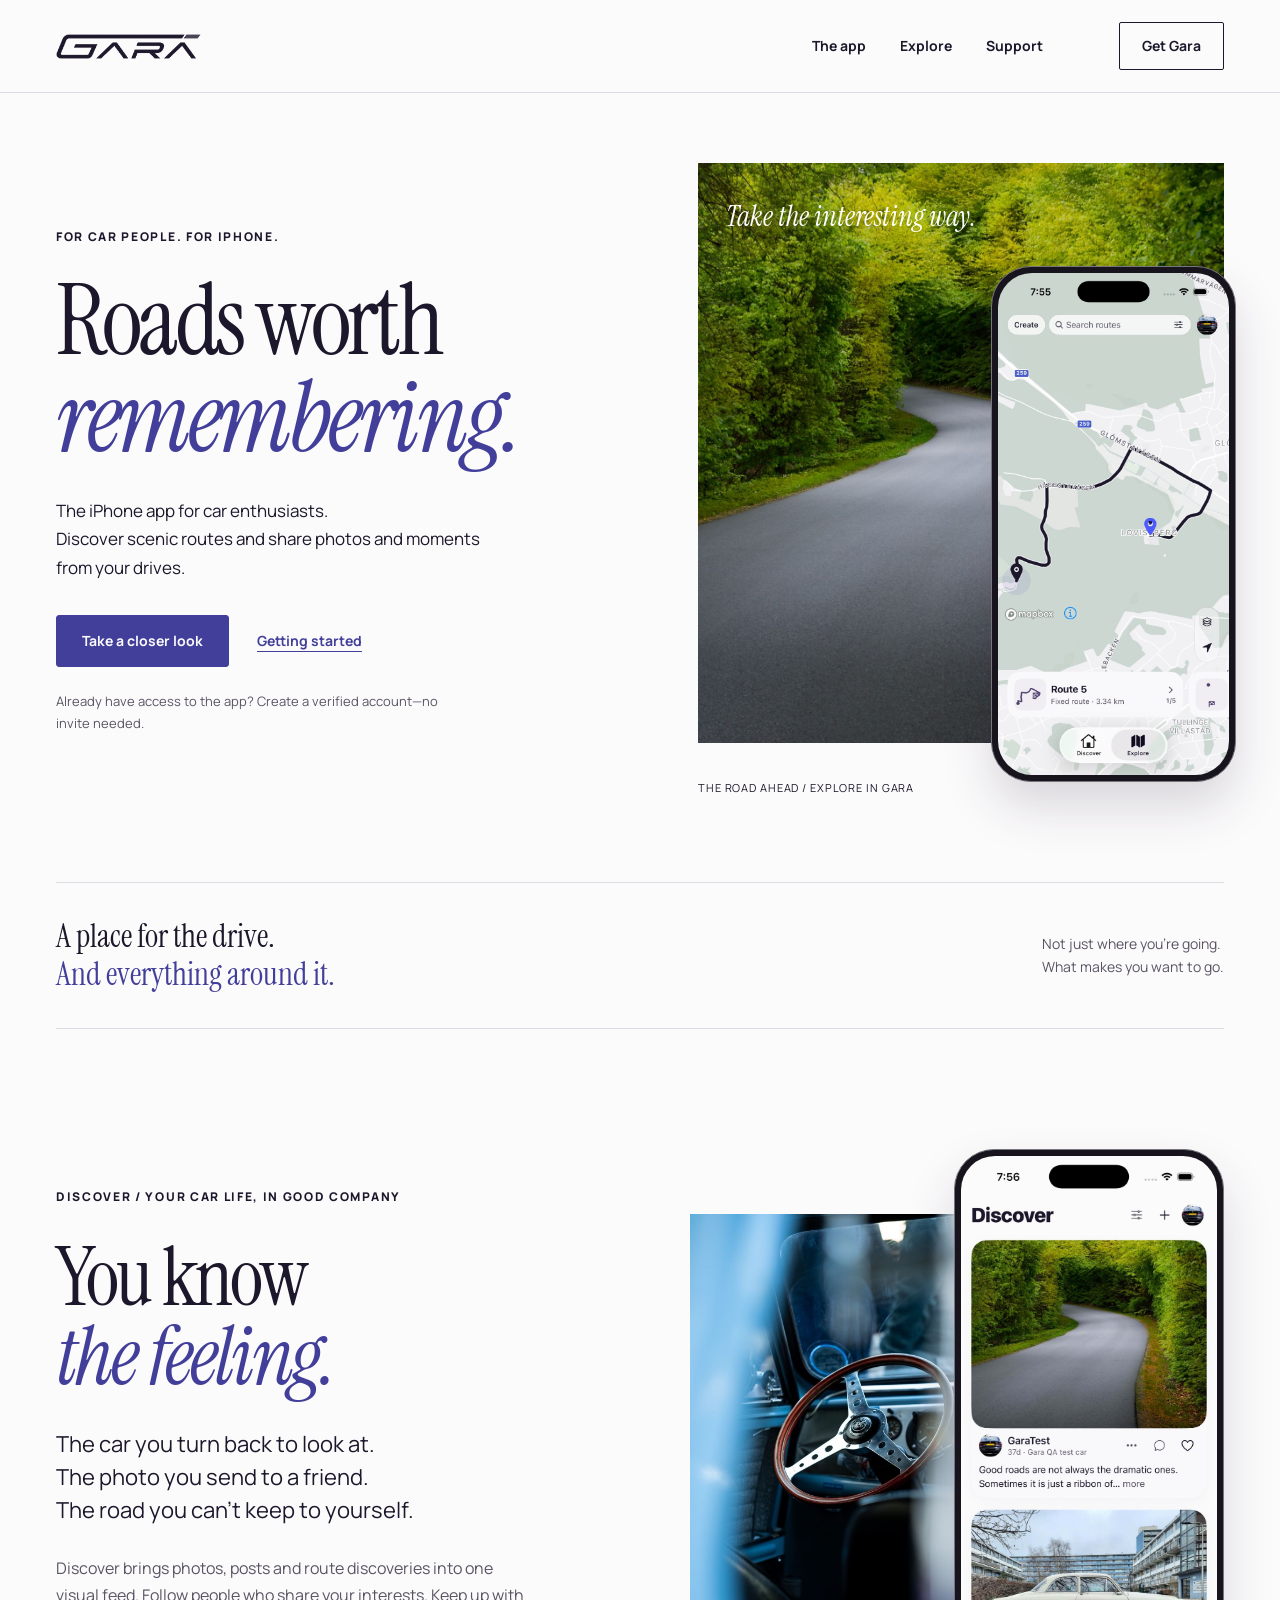
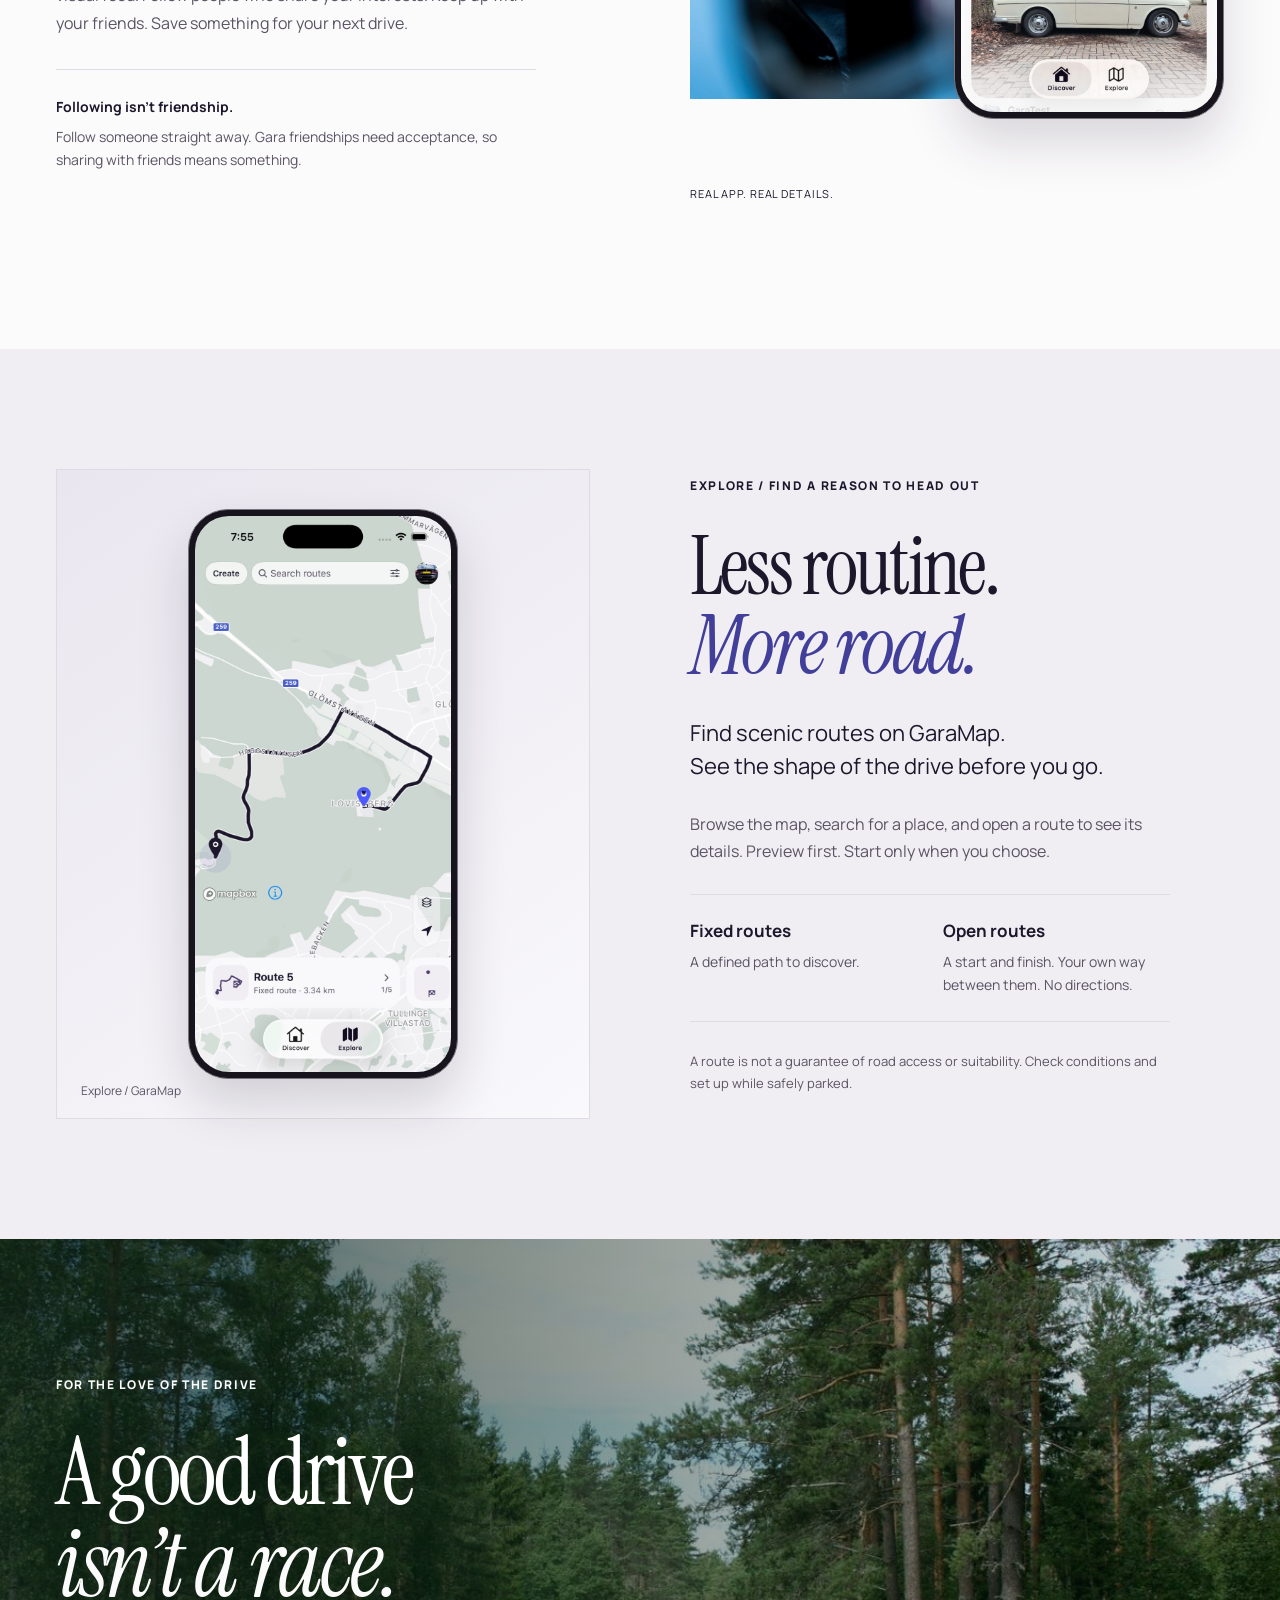
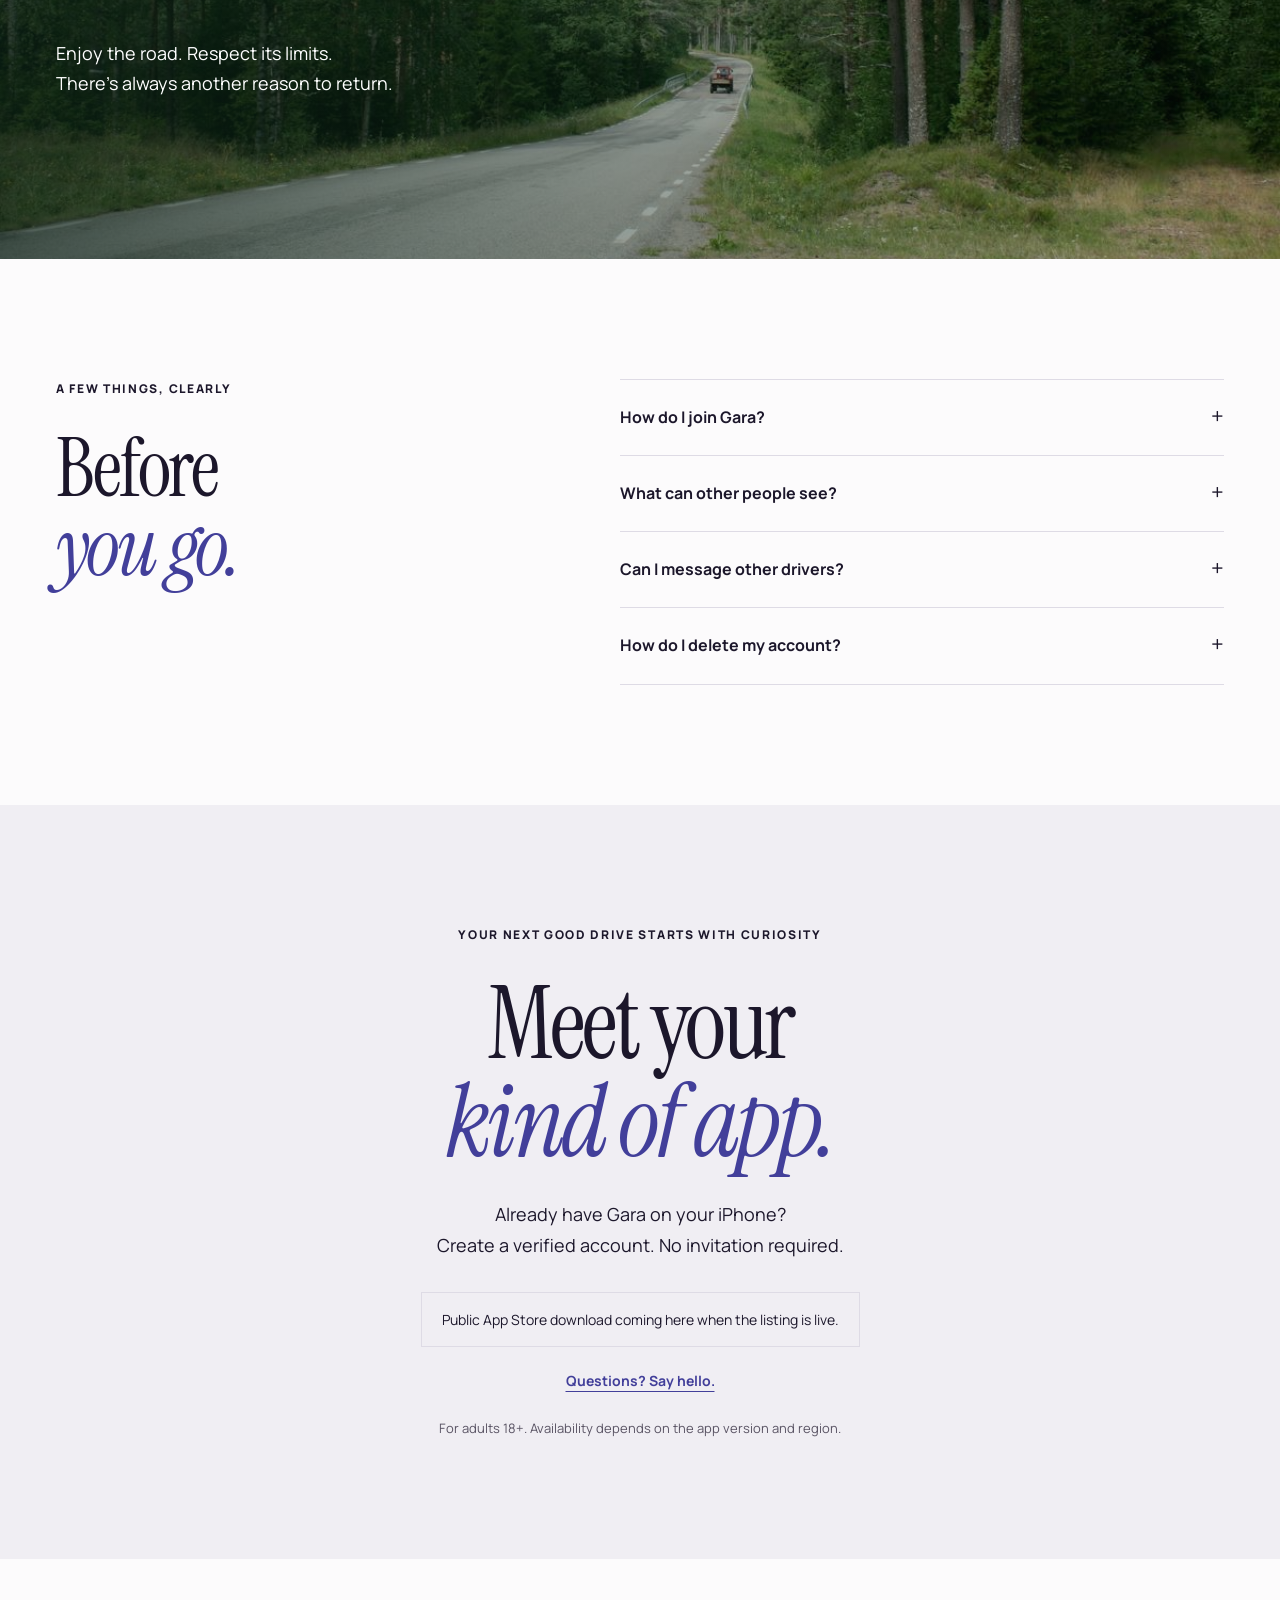
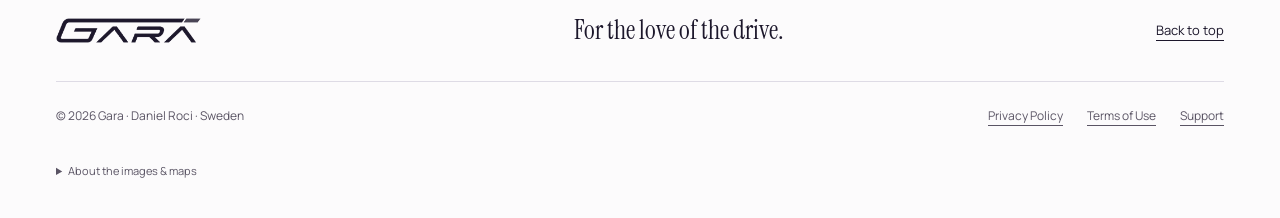
<file: website/index.html>
<!doctype html>
<html lang="en"><head>
<meta charset="utf-8" /><meta name="viewport" content="width=device-width, initial-scale=1" /><meta name="theme-color" content="#fcfcfa" /><meta name="referrer" content="strict-origin-when-cross-origin" />
<title>Gara — Roads worth remembering.</title><meta name="description" content="The iPhone app for car enthusiasts. Discover scenic routes, share photos and moments from your drives." /><link rel="canonical" href="https://drivegara.com/" />
<meta property="og:title" content="Gara — Roads worth remembering." /><meta property="og:description" content="The iPhone app for car enthusiasts. Find your roads. Share the moments. Keep the drive going." /><meta property="og:image" content="https://drivegara.com/assets/2026-11/forest.jpg" /><meta property="og:type" content="website" /><meta property="og:url" content="https://drivegara.com/" />
<link rel="preconnect" href="https://fonts.googleapis.com" /><link rel="preconnect" href="https://fonts.gstatic.com" crossorigin /><link href="https://fonts.googleapis.com/css2?family=Instrument+Serif:ital@0;1&amp;family=Manrope:wght@400;500;600;700;800&amp;display=swap" rel="stylesheet" /><link rel="preload" as="image" href="./assets/2026-11/road.jpg" /><link rel="stylesheet" href="./launch.css?v=20261122-app" /><script src="./launch.js?v=20261122-profile" defer></script></head>
<body id="top"><a class="skip-link" href="#main">Skip to content</a>
<header class="site-header"><div class="shell header-row"><a class="wordmark" href="./index.html" aria-label="Gara home"><span></span></a><nav aria-label="Main navigation"><a href="#discover">The app</a><a href="#explore">Explore</a><a href="./support.html">Support</a></nav><a class="header-link" href="#access">Get Gara</a></div></header>
<main id="main"><section class="hero shell" aria-labelledby="hero-title"><div class="hero-copy"><p class="eyebrow">For car people. For iPhone.</p><h1 id="hero-title">Roads worth<br /><em>remembering.</em></h1><p class="hero-lede">The iPhone app for car enthusiasts.<br />Discover scenic routes and share photos and moments from your drives.</p><div class="actions"><a class="button" href="#discover">Take a closer look</a><a class="plain-link" href="#access">Getting started</a></div><p class="access-note">Already have access to the app? Create a verified account—no invite needed.</p></div><div class="hero-art"><figure class="hero-landscape"><img src="./assets/2026-11/road.jpg" width="1200" height="1379" fetchpriority="high" alt="An empty road winding through lush green woodland" /><figcaption>Take the interesting way.</figcaption></figure><button class="phone hero-phone" data-screen="explore" aria-label="Enlarge the actual Explore screen"><img src="./assets/launch/explore-720.jpg" width="720" height="1565" alt="Gara Explore on iPhone: the real GaraMap, a violet route preview and Discover and Explore tabs" /><span class="enlarge">View screen</span></button><span class="photo-label">The road ahead / Explore in Gara</span></div></section>
<div class="shell editorial-line"><p>A place for the drive.<br /><span>And everything around it.</span></p><p>Not just where you’re going.<br />What makes you want to go.</p></div>
<section class="section shell discover-grid" id="discover" aria-labelledby="discover-title"><div class="feature-copy"><p class="eyebrow">Discover / Your car life, in good company</p><h2 id="discover-title">You know<br /><em>the feeling.</em></h2><p class="lede">The car you turn back to look at.<br />The photo you send to a friend.<br />The road you can’t keep to yourself.</p><p>Discover brings photos, posts and route discoveries into one visual feed. Follow people who share your interests. Keep up with your friends. Save something for your next drive.</p><div class="detail-rule"><strong>Following isn’t friendship.</strong><p>Follow someone straight away. Gara friendships need acceptance, so sharing with friends means something.</p></div></div><div class="discover-art"><div class="photo-crop"><img src="./assets/2026-11/interior.jpg" width="600" height="900" loading="lazy" alt="Wood, chrome and carefully kept details inside a classic car" /></div><button class="phone discover-phone" data-screen="discover" aria-label="Enlarge the actual Discover screen"><img src="./assets/launch/discover-720.jpg" width="720" height="1565" loading="lazy" alt="Gara Discover: a photo-first feed with a woodland road and a classic Volvo" /><span class="enlarge">View screen</span></button><span class="photo-label">Real app. Real details.</span></div></section>
<section class="explore-section section" id="explore" aria-labelledby="explore-title"><div class="shell explore-grid"><div class="explore-stage"><button class="phone explore-phone" data-screen="explore" aria-label="Enlarge GaraMap route discovery"><img src="./assets/launch/explore-720.jpg" width="720" height="1565" loading="lazy" alt="A fixed route preview on GaraMap, with its distance and deliberate Drive control" /><span class="enlarge">View screen</span></button><span class="stage-label">Explore / GaraMap</span></div><div class="feature-copy"><p class="eyebrow">Explore / Find a reason to head out</p><h2 id="explore-title">Less routine.<br /><em>More road.</em></h2><p class="lede">Find scenic routes on GaraMap.<br />See the shape of the drive before you go.</p><p>Browse the map, search for a place, and open a route to see its details. Preview first. Start only when you choose.</p><div class="route-types"><div><h3>Fixed routes</h3><p>A defined path to discover.</p></div><div><h3>Open routes</h3><p>A start and finish. Your own way between them. No directions.</p></div></div><p class="small">A route is not a guarantee of road access or suitability. Check conditions and set up while safely parked.</p></div></div></section>
<section class="road-pause"><img src="./assets/2026-11/forest.jpg" width="1200" height="800" loading="lazy" alt="A quiet, tree-lined road disappearing into the forest" /><div class="shell"><p class="eyebrow">For the love of the drive</p><h2>A good drive<br /><em>isn’t a race.</em></h2><p>Enjoy the road. Respect its limits.<br />There’s always another reason to return.</p></div></section>
<section class="section shell questions" id="questions"><div><p class="eyebrow">A few things, clearly</p><h2>Before<br /><em>you go.</em></h2></div><div class="faq"><details><summary>How do I join Gara?</summary><p>If you already have access to the iPhone app, you can create a verified account without an invite. Use verified email, Sign in with Apple or Google where offered. Gara is for adults aged 18 and over. The public App Store download will be linked here when its listing is live.</p></details><details><summary>What can other people see?</summary><p>Your profile, garage and shared content follow Gara’s visibility rules. Following and accepted friendship are different. Your raw GPS history from manually recorded route drives is not shown through ordinary access to your profile. Photos and routes you share can still reveal places. See the <a href="./privacy.html">Privacy Policy</a>.</p></details><details><summary>Can I message other drivers?</summary><p>Direct Messages is not part of version 1.0. Connect through profiles, follows, accepted friendships, posts and comments.</p></details><details><summary>How do I delete my account?</summary><p>In the app, open <strong>Profile → Settings → Account → Delete account</strong>. You’ll be asked to confirm your identity. If you cannot sign in, <a href="./support.html">contact Support</a>. Deleting the app alone does not delete your account.</p></details></div></section>
<section class="section access-section" id="access"><div class="shell access-inner"><p class="eyebrow">Your next good drive starts with curiosity</p><h2>Meet your<br /><em>kind of app.</em></h2><p>Already have Gara on your iPhone?<br />Create a verified account. No invitation required.</p><div data-store-slot><p class="release-note">Public App Store download coming here when the listing is live.</p></div><a class="plain-link" href="mailto:gara.support@gmail.com">Questions? Say hello.</a><p class="small">For adults 18+. Availability depends on the app version and region.</p></div></section></main>
<footer class="site-footer"><div class="shell footer-top"><a class="wordmark" href="./index.html" aria-label="Gara home"><span></span></a><p>For the love of the drive.</p><a href="#top">Back to top</a></div><div class="shell footer-bottom"><span>© 2026 Gara · Daniel Roci · Sweden</span><nav aria-label="Legal and support"><a href="./privacy.html">Privacy Policy</a><a href="./terms.html">Terms of Use</a><a href="./support.html">Support</a></nav></div><details class="shell credits"><summary>About the images &amp; maps</summary><p>Real iPhone captures taken 22 November 2026. GaraTest and sample routes are demonstration content, not usage claims. Road photography is illustrative, not a verified Gara route. Photography: <a href="https://www.pexels.com/photo/green-trees-around-empty-road-16576852/">Patrik Stoltz</a>, <a href="https://www.pexels.com/photo/the-interior-of-a-vintage-car-13987154/">Vision plug</a>, <a href="https://www.pexels.com/photo/asphalt-road-in-forest-16050115/">Sandra Brouwer</a> / Pexels. Maps <a href="https://www.mapbox.com/about/maps">© Mapbox</a> <a href="https://www.openstreetmap.org/copyright">© OpenStreetMap</a> · <a href="https://apps.mapbox.com/feedback/">Improve this map</a>.</p></details></footer>
<dialog class="screen-dialog" aria-labelledby="screen-caption"><button class="dialog-close" autofocus>Close screenshot</button><img id="screen-large" width="720" height="1565" alt="" /><p id="screen-caption"></p></dialog></body></html>
</file>
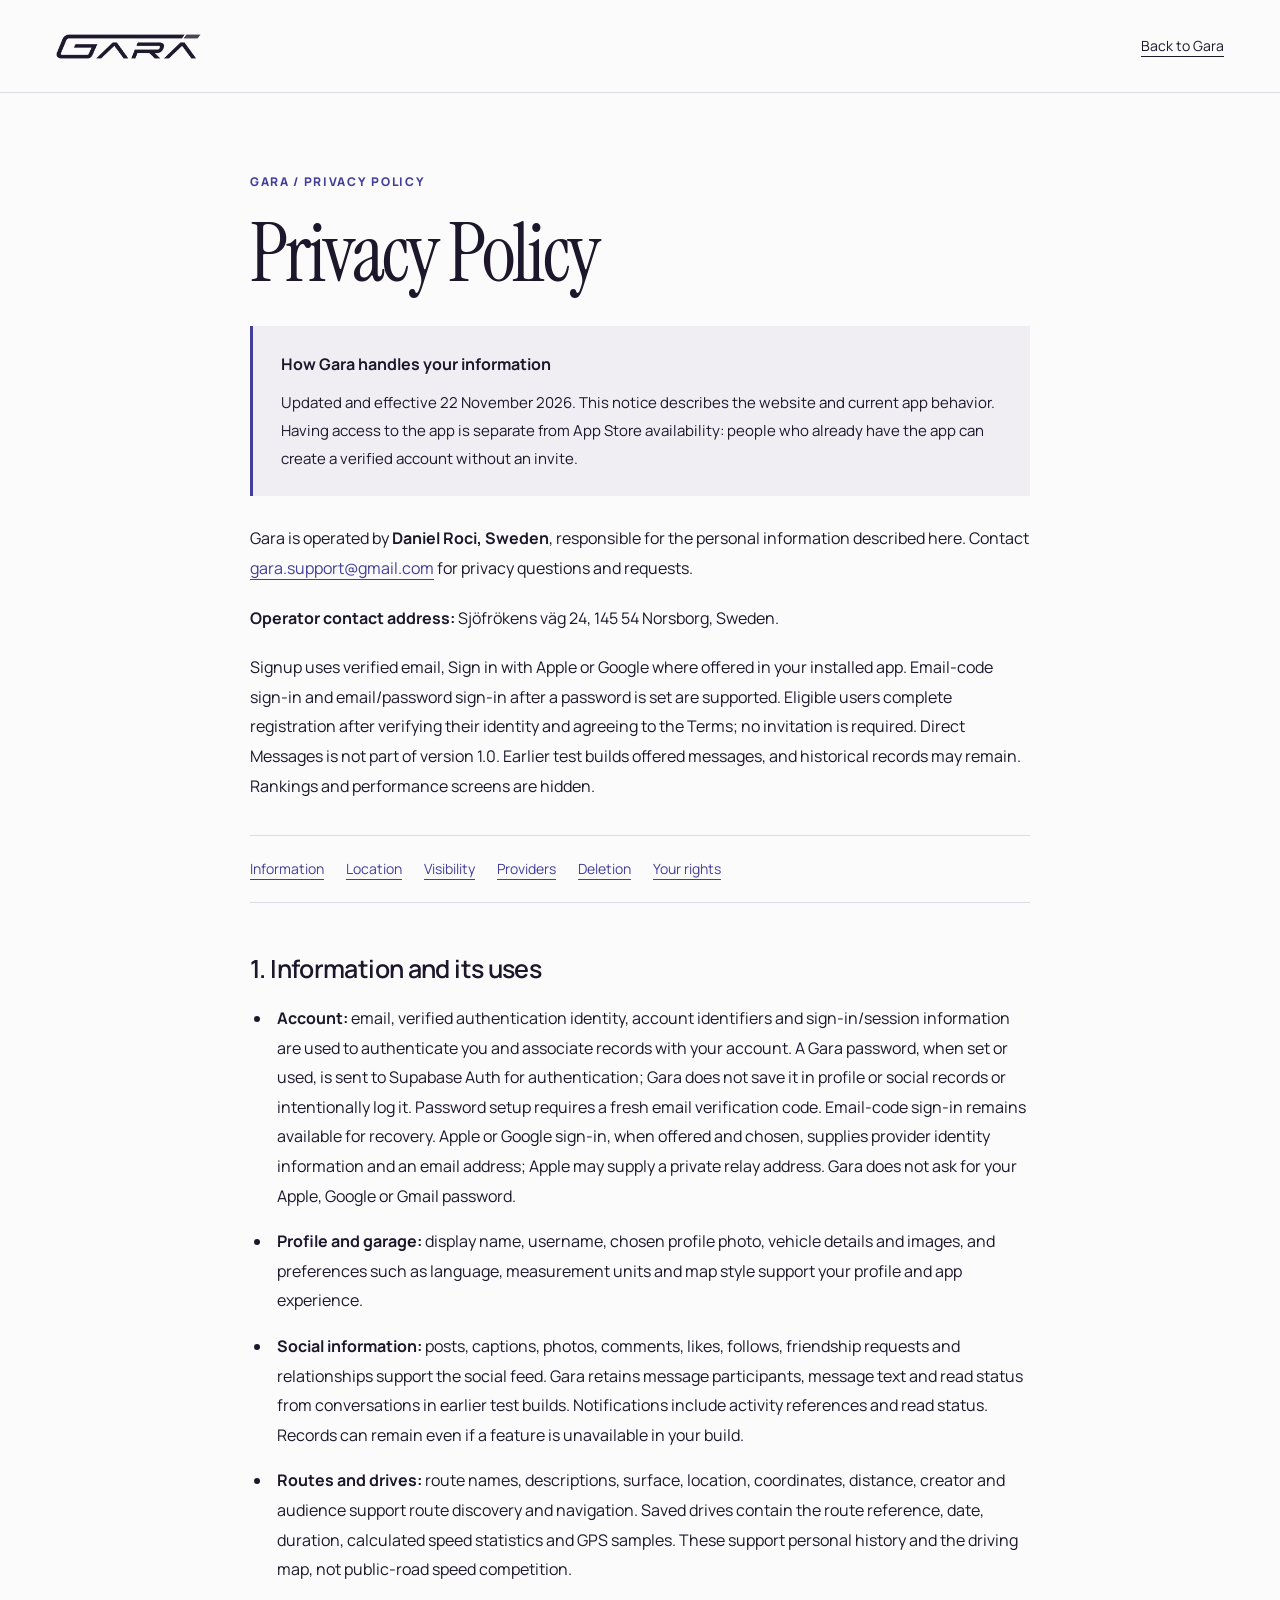
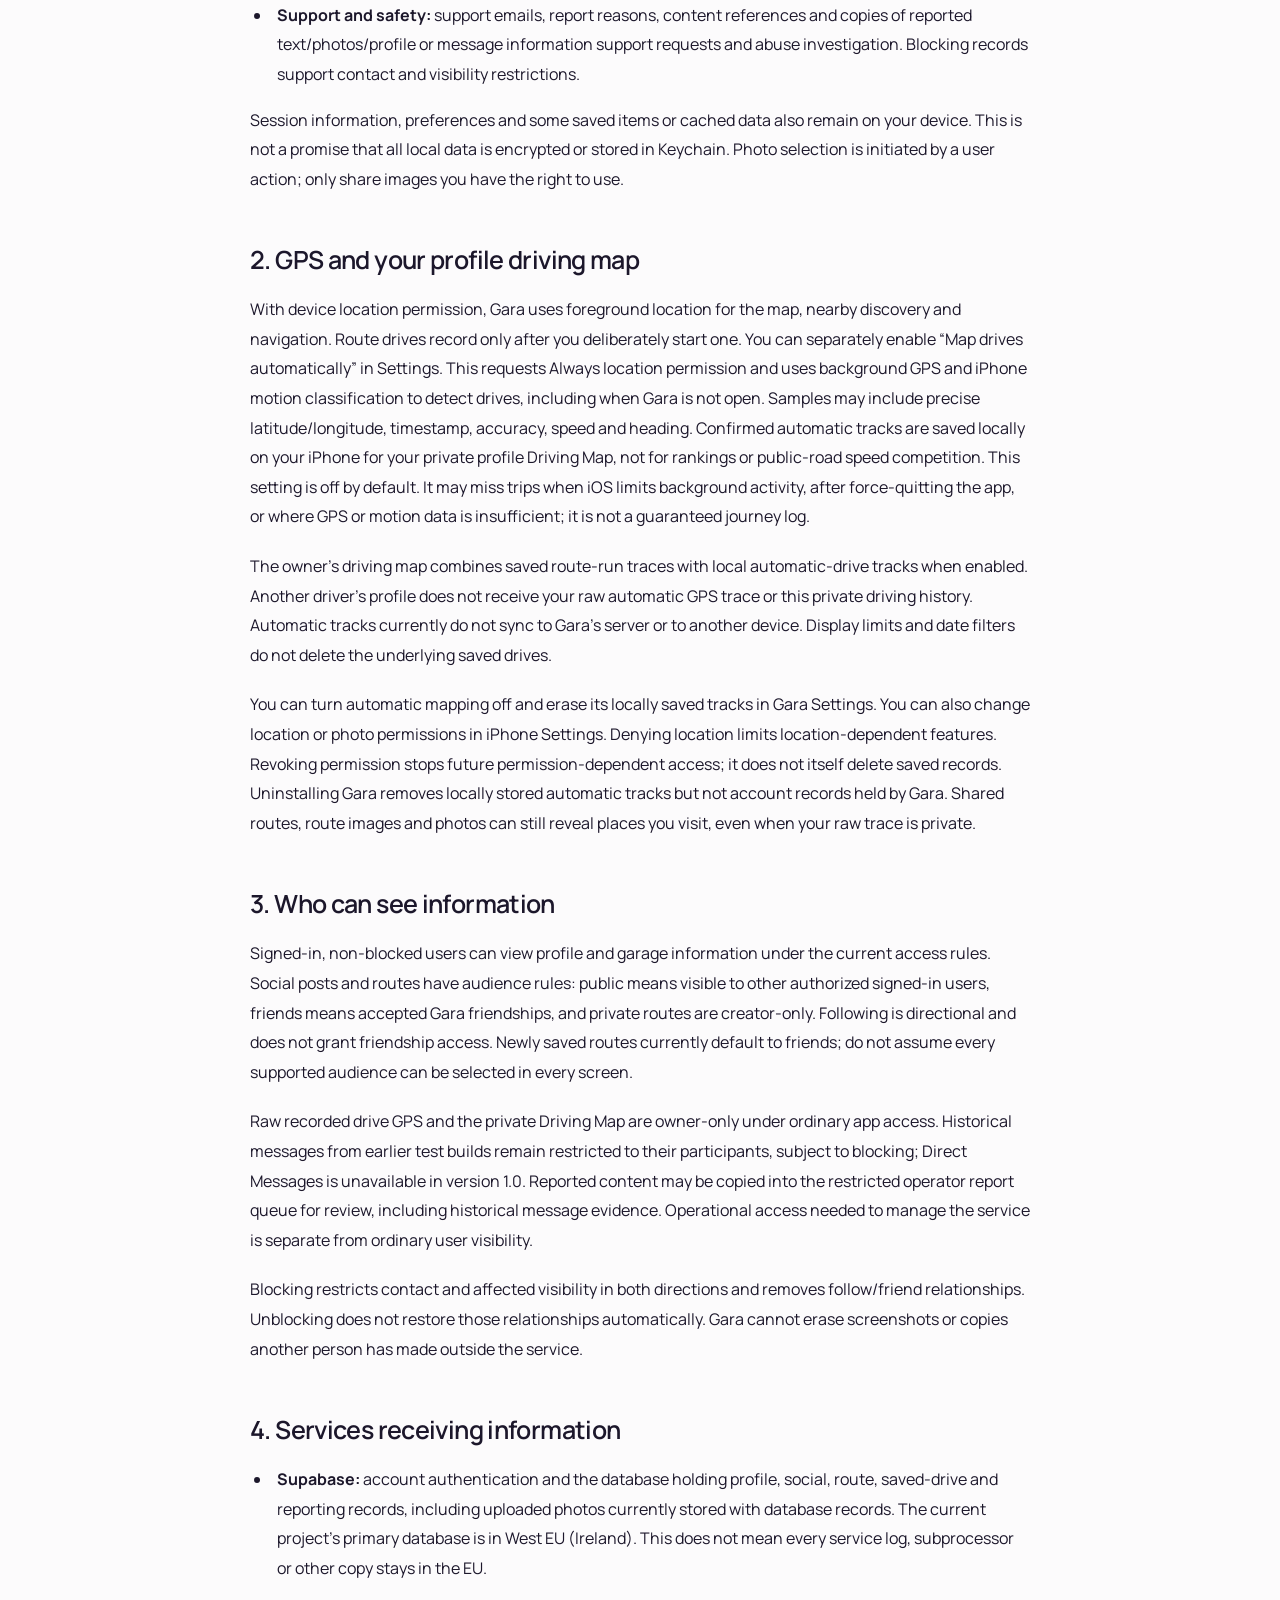
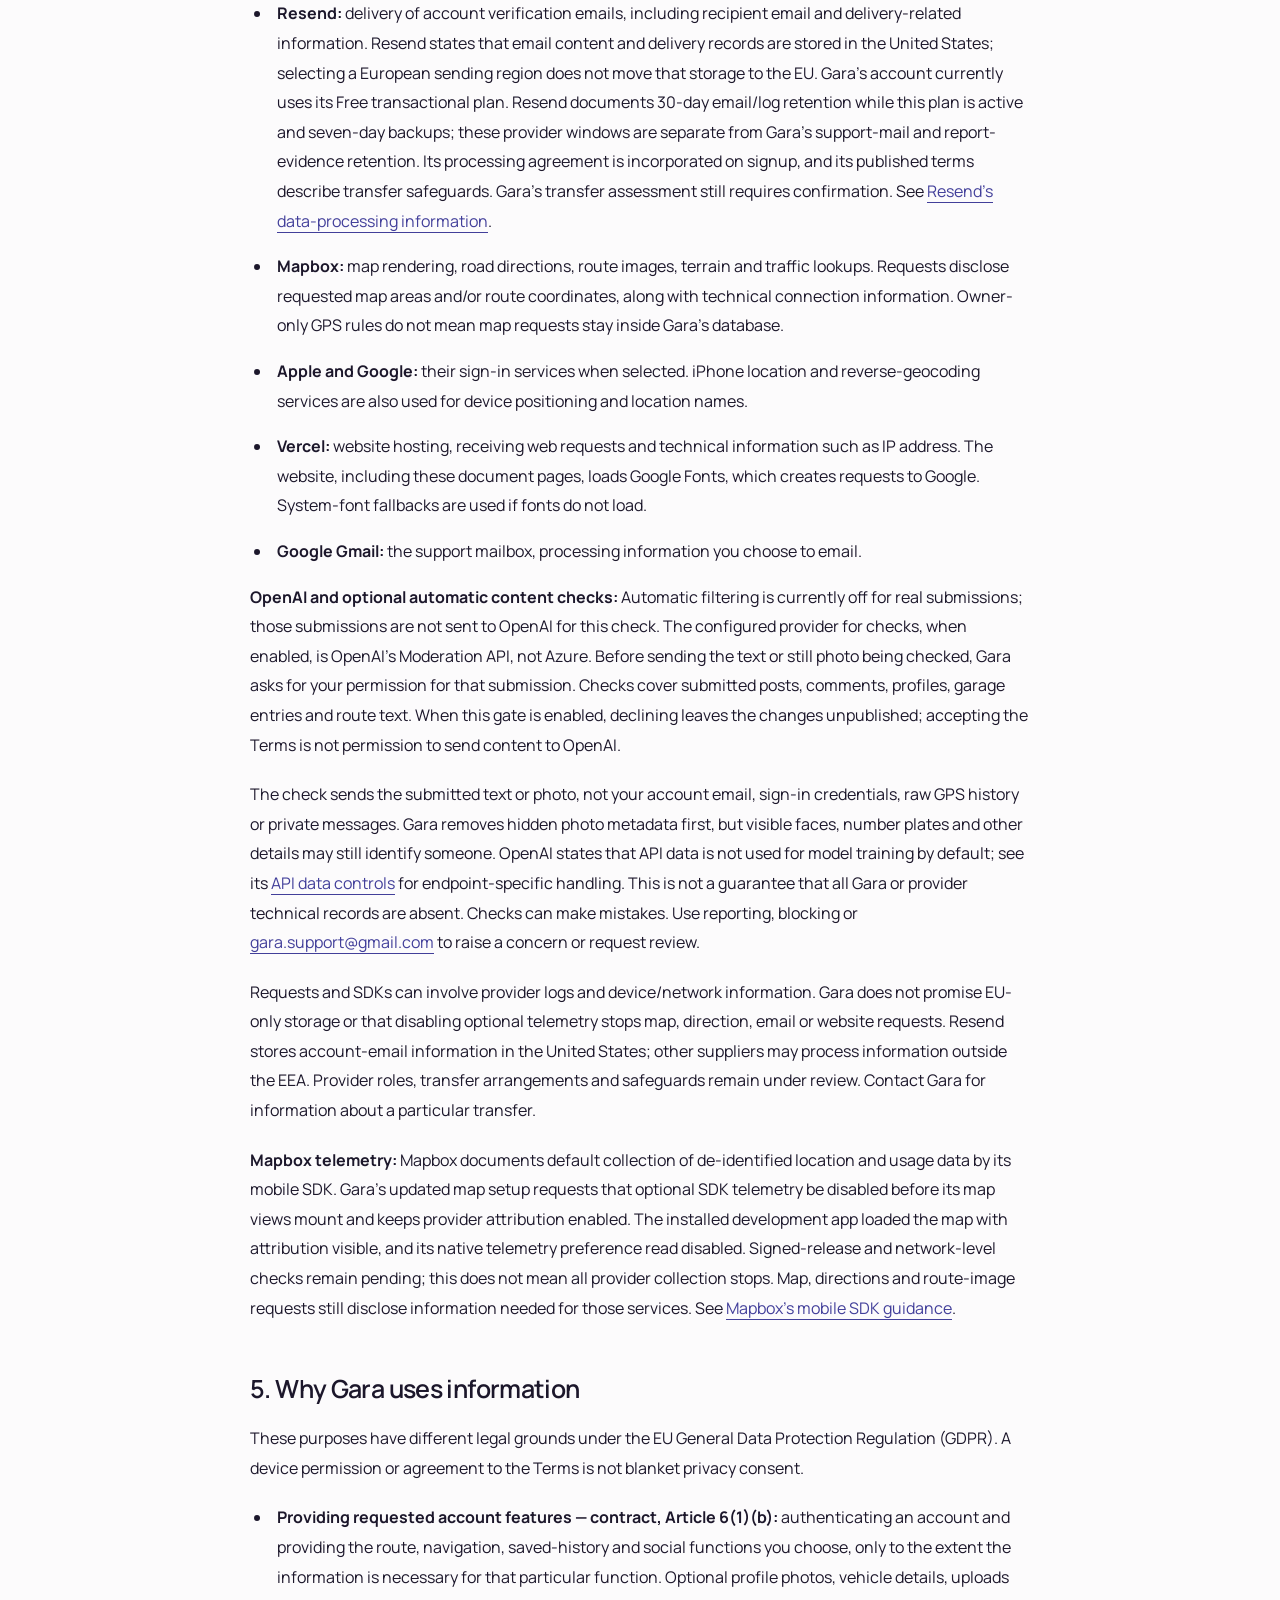
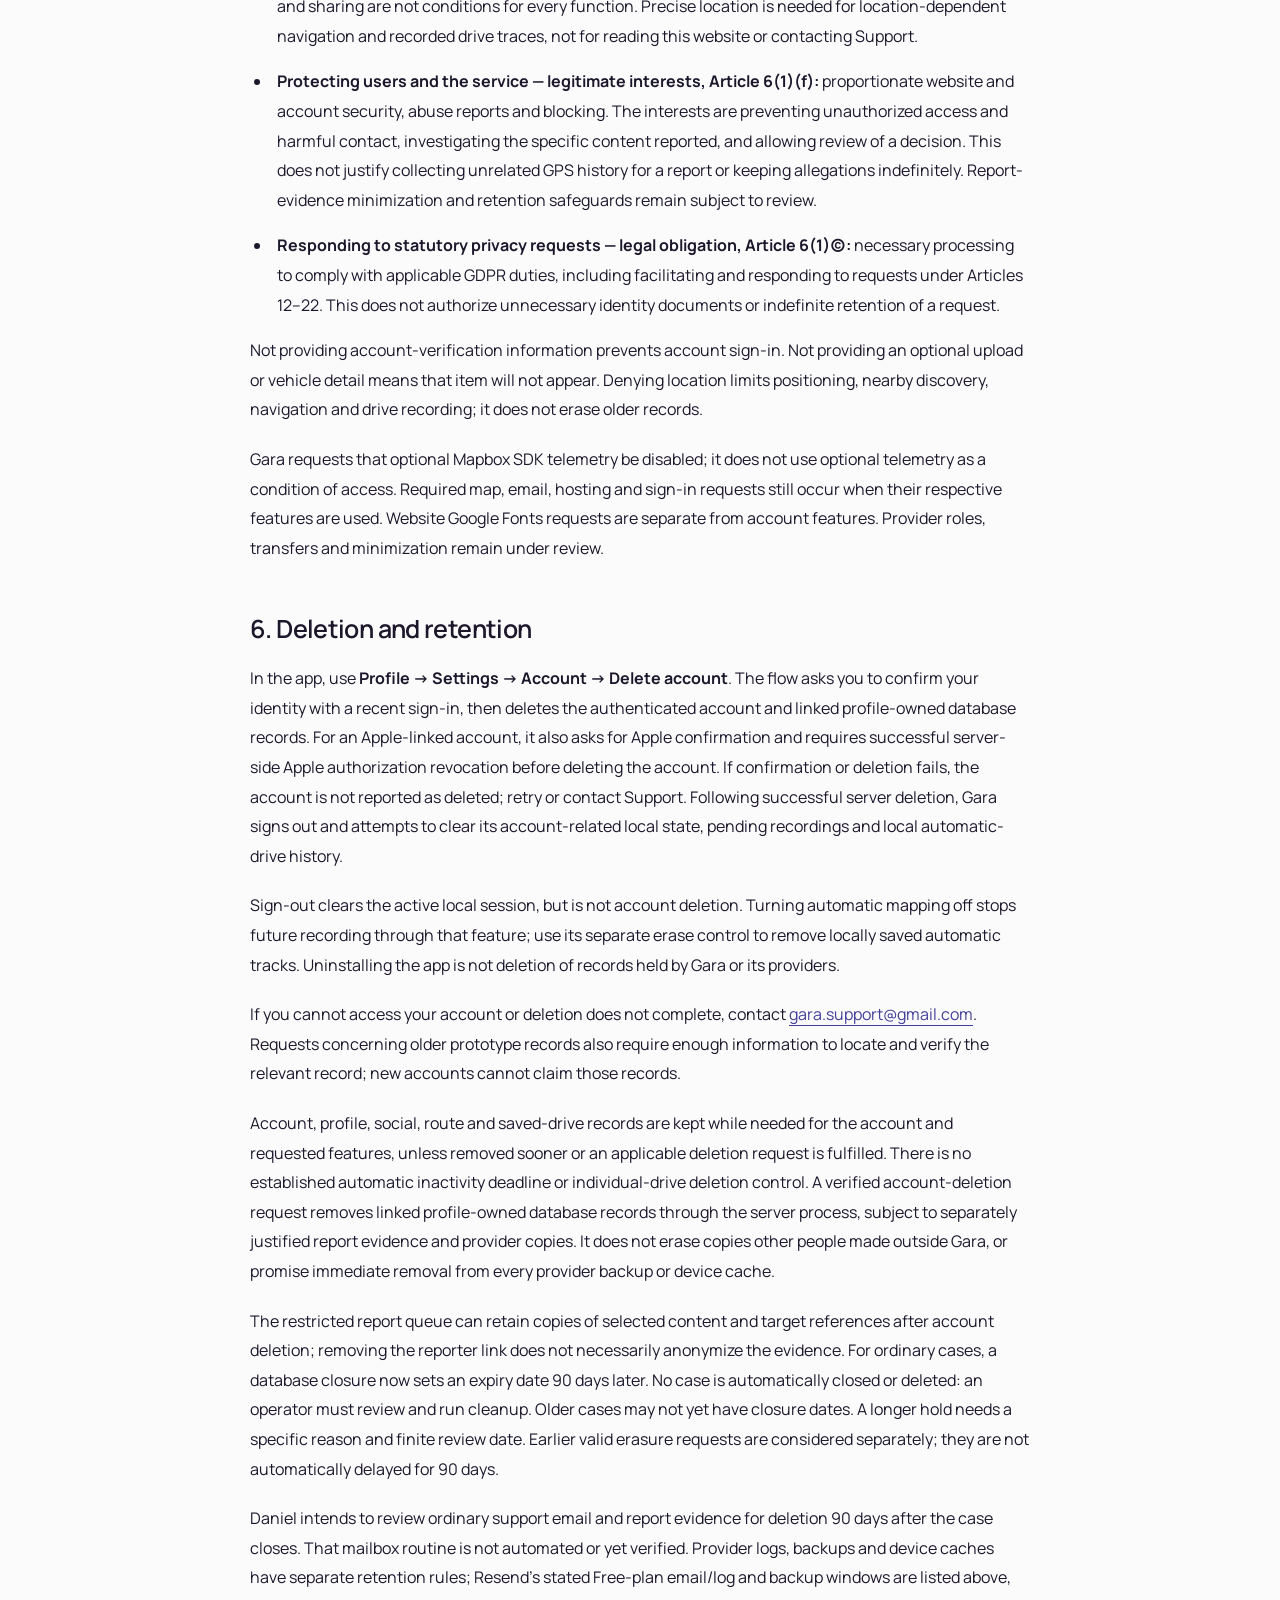
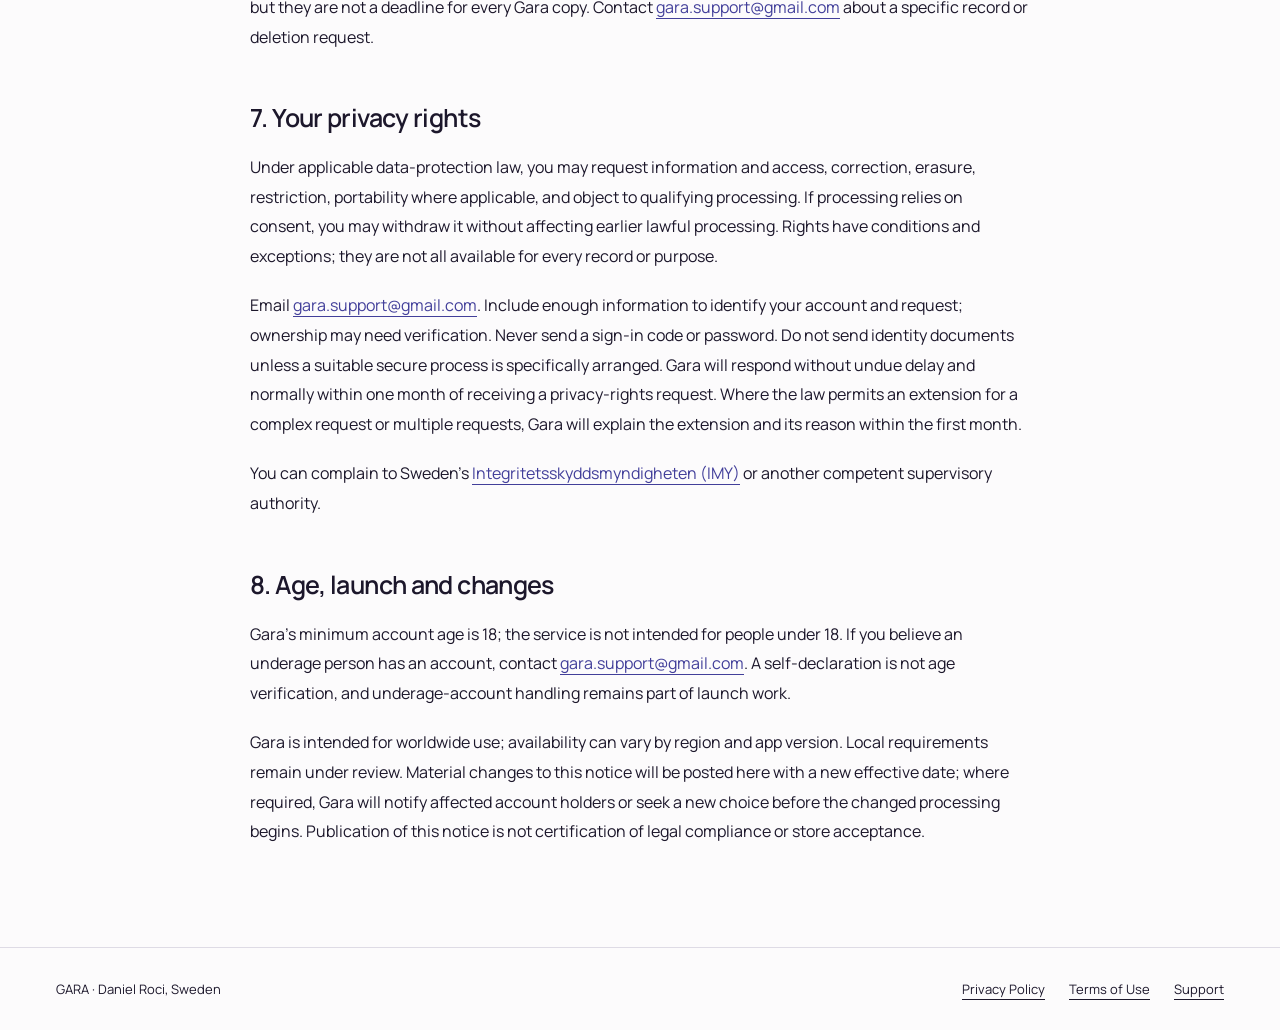
<file: website/privacy.html>
<!doctype html>
<html lang="en"><head>
<meta charset="utf-8" /><meta name="viewport" content="width=device-width, initial-scale=1" />
<meta name="description" content="How Gara handles account, social, route, recorded-drive and support information." />
<link rel="canonical" href="https://drivegara.com/privacy.html" />
<title>Gara — Privacy Policy</title><link rel="stylesheet" href="./launch.css?v=20261122-app" />
</head><body class="legal-page">
<a class="skip-link" href="#main">Skip to content</a>
<header class="legal-header"><div class="legal-header-inner"><a class="wordmark" href="./index.html" aria-label="Gara home"><span></span></a><a class="back" href="./index.html">Back to Gara</a></div></header>
<main id="main" class="legal-main"><p class="eyebrow">Gara / Privacy Policy</p><h1>Privacy Policy</h1>
<div class="notice"><strong>How Gara handles your information</strong><p>Updated and effective 22 November 2026. This notice describes the website and current app behavior. Having access to the app is separate from App Store availability: people who already have the app can create a verified account without an invite.</p></div>
<p>Gara is operated by <strong>Daniel Roci, Sweden</strong>, responsible for the personal information described here. Contact <a href="mailto:gara.support@gmail.com">gara.support@gmail.com</a> for privacy questions and requests.</p>
<p><strong>Operator contact address:</strong> Sjöfrökens väg 24, 145 54 Norsborg, Sweden.</p>
<p>Signup uses verified email, Sign in with Apple or Google where offered in your installed app. Email-code sign-in and email/password sign-in after a password is set are supported. Eligible users complete registration after verifying their identity and agreeing to the Terms; no invitation is required. Direct Messages is not part of version 1.0. Earlier test builds offered messages, and historical records may remain. Rankings and performance screens are hidden.</p>
<nav class="legal-toc" aria-label="On this page"><a href="#information">Information</a><a href="#location">Location</a><a href="#visibility">Visibility</a><a href="#providers">Providers</a><a href="#deletion">Deletion</a><a href="#rights">Your rights</a></nav>
<h2 id="information">1. Information and its uses</h2>
<ul><li><strong>Account:</strong> email, verified authentication identity, account identifiers and sign-in/session information are used to authenticate you and associate records with your account. A Gara password, when set or used, is sent to Supabase Auth for authentication; Gara does not save it in profile or social records or intentionally log it. Password setup requires a fresh email verification code. Email-code sign-in remains available for recovery. Apple or Google sign-in, when offered and chosen, supplies provider identity information and an email address; Apple may supply a private relay address. Gara does not ask for your Apple, Google or Gmail password.</li>
<li><strong>Profile and garage:</strong> display name, username, chosen profile photo, vehicle details and images, and preferences such as language, measurement units and map style support your profile and app experience.</li>
<li><strong>Social information:</strong> posts, captions, photos, comments, likes, follows, friendship requests and relationships support the social feed. Gara retains message participants, message text and read status from conversations in earlier test builds. Notifications include activity references and read status. Records can remain even if a feature is unavailable in your build.</li>
<li><strong>Routes and drives:</strong> route names, descriptions, surface, location, coordinates, distance, creator and audience support route discovery and navigation. Saved drives contain the route reference, date, duration, calculated speed statistics and GPS samples. These support personal history and the driving map, not public-road speed competition.</li>
<li><strong>Support and safety:</strong> support emails, report reasons, content references and copies of reported text/photos/profile or message information support requests and abuse investigation. Blocking records support contact and visibility restrictions.</li></ul>
<p>Session information, preferences and some saved items or cached data also remain on your device. This is not a promise that all local data is encrypted or stored in Keychain. Photo selection is initiated by a user action; only share images you have the right to use.</p>
<h2 id="location">2. GPS and your profile driving map</h2>
<p>With device location permission, Gara uses foreground location for the map, nearby discovery and navigation. Route drives record only after you deliberately start one. You can separately enable “Map drives automatically” in Settings. This requests Always location permission and uses background GPS and iPhone motion classification to detect drives, including when Gara is not open. Samples may include precise latitude/longitude, timestamp, accuracy, speed and heading. Confirmed automatic tracks are saved locally on your iPhone for your private profile Driving Map, not for rankings or public-road speed competition. This setting is off by default. It may miss trips when iOS limits background activity, after force-quitting the app, or where GPS or motion data is insufficient; it is not a guaranteed journey log.</p>
<p>The owner’s driving map combines saved route-run traces with local automatic-drive tracks when enabled. Another driver’s profile does not receive your raw automatic GPS trace or this private driving history. Automatic tracks currently do not sync to Gara’s server or to another device. Display limits and date filters do not delete the underlying saved drives.</p>
<p>You can turn automatic mapping off and erase its locally saved tracks in Gara Settings. You can also change location or photo permissions in iPhone Settings. Denying location limits location-dependent features. Revoking permission stops future permission-dependent access; it does not itself delete saved records. Uninstalling Gara removes locally stored automatic tracks but not account records held by Gara. Shared routes, route images and photos can still reveal places you visit, even when your raw trace is private.</p>
<h2 id="visibility">3. Who can see information</h2>
<p>Signed-in, non-blocked users can view profile and garage information under the current access rules. Social posts and routes have audience rules: public means visible to other authorized signed-in users, friends means accepted Gara friendships, and private routes are creator-only. Following is directional and does not grant friendship access. Newly saved routes currently default to friends; do not assume every supported audience can be selected in every screen.</p>
<p>Raw recorded drive GPS and the private Driving Map are owner-only under ordinary app access. Historical messages from earlier test builds remain restricted to their participants, subject to blocking; Direct Messages is unavailable in version 1.0. Reported content may be copied into the restricted operator report queue for review, including historical message evidence. Operational access needed to manage the service is separate from ordinary user visibility.</p>
<p>Blocking restricts contact and affected visibility in both directions and removes follow/friend relationships. Unblocking does not restore those relationships automatically. Gara cannot erase screenshots or copies another person has made outside the service.</p>
<h2 id="providers">4. Services receiving information</h2>
<ul><li><strong>Supabase:</strong> account authentication and the database holding profile, social, route, saved-drive and reporting records, including uploaded photos currently stored with database records. The current project’s primary database is in West EU (Ireland). This does not mean every service log, subprocessor or other copy stays in the EU.</li>
<li><strong>Resend:</strong> delivery of account verification emails, including recipient email and delivery-related information. Resend states that email content and delivery records are stored in the United States; selecting a European sending region does not move that storage to the EU. Gara’s account currently uses its Free transactional plan. Resend documents 30-day email/log retention while this plan is active and seven-day backups; these provider windows are separate from Gara’s support-mail and report-evidence retention. Its processing agreement is incorporated on signup, and its published terms describe transfer safeguards. Gara’s transfer assessment still requires confirmation. See <a href="https://resend.com/security/gdpr">Resend’s data-processing information</a>.</li>
<li><strong>Mapbox:</strong> map rendering, road directions, route images, terrain and traffic lookups. Requests disclose requested map areas and/or route coordinates, along with technical connection information. Owner-only GPS rules do not mean map requests stay inside Gara’s database.</li>
<li><strong>Apple and Google:</strong> their sign-in services when selected. iPhone location and reverse-geocoding services are also used for device positioning and location names.</li>
<li><strong>Vercel:</strong> website hosting, receiving web requests and technical information such as IP address. The website, including these document pages, loads Google Fonts, which creates requests to Google. System-font fallbacks are used if fonts do not load.</li>
<li><strong>Google Gmail:</strong> the support mailbox, processing information you choose to email.</li></ul>
<p><strong>OpenAI and optional automatic content checks:</strong> Automatic filtering is currently off for real submissions; those submissions are not sent to OpenAI for this check. The configured provider for checks, when enabled, is OpenAI’s Moderation API, not Azure. Before sending the text or still photo being checked, Gara asks for your permission for that submission. Checks cover submitted posts, comments, profiles, garage entries and route text. When this gate is enabled, declining leaves the changes unpublished; accepting the Terms is not permission to send content to OpenAI.</p>
<p>The check sends the submitted text or photo, not your account email, sign-in credentials, raw GPS history or private messages. Gara removes hidden photo metadata first, but visible faces, number plates and other details may still identify someone. OpenAI states that API data is not used for model training by default; see its <a href="https://developers.openai.com/api/docs/guides/your-data">API data controls</a> for endpoint-specific handling. This is not a guarantee that all Gara or provider technical records are absent. Checks can make mistakes. Use reporting, blocking or <a href="mailto:gara.support@gmail.com">gara.support@gmail.com</a> to raise a concern or request review.</p>
<p>Requests and SDKs can involve provider logs and device/network information. Gara does not promise EU-only storage or that disabling optional telemetry stops map, direction, email or website requests. Resend stores account-email information in the United States; other suppliers may process information outside the EEA. Provider roles, transfer arrangements and safeguards remain under review. Contact Gara for information about a particular transfer.</p>
<p><strong>Mapbox telemetry:</strong> Mapbox documents default collection of de-identified location and usage data by its mobile SDK. Gara’s updated map setup requests that optional SDK telemetry be disabled before its map views mount and keeps provider attribution enabled. The installed development app loaded the map with attribution visible, and its native telemetry preference read disabled. Signed-release and network-level checks remain pending; this does not mean all provider collection stops. Map, directions and route-image requests still disclose information needed for those services. See <a href="https://docs.mapbox.com/help/dive-deeper/mobile-apps/">Mapbox’s mobile SDK guidance</a>.</p>
<h2>5. Why Gara uses information</h2>
<p>These purposes have different legal grounds under the EU General Data Protection Regulation (GDPR). A device permission or agreement to the Terms is not blanket privacy consent.</p>
<ul><li><strong>Providing requested account features — contract, Article 6(1)(b):</strong> authenticating an account and providing the route, navigation, saved-history and social functions you choose, only to the extent the information is necessary for that particular function. Optional profile photos, vehicle details, uploads and sharing are not conditions for every function. Precise location is needed for location-dependent navigation and recorded drive traces, not for reading this website or contacting Support.</li>
<li><strong>Protecting users and the service — legitimate interests, Article 6(1)(f):</strong> proportionate website and account security, abuse reports and blocking. The interests are preventing unauthorized access and harmful contact, investigating the specific content reported, and allowing review of a decision. This does not justify collecting unrelated GPS history for a report or keeping allegations indefinitely. Report-evidence minimization and retention safeguards remain subject to review.</li>
<li><strong>Responding to statutory privacy requests — legal obligation, Article 6(1)(c):</strong> necessary processing to comply with applicable GDPR duties, including facilitating and responding to requests under Articles 12–22. This does not authorize unnecessary identity documents or indefinite retention of a request.</li></ul>
<p>Not providing account-verification information prevents account sign-in. Not providing an optional upload or vehicle detail means that item will not appear. Denying location limits positioning, nearby discovery, navigation and drive recording; it does not erase older records.</p>
<p>Gara requests that optional Mapbox SDK telemetry be disabled; it does not use optional telemetry as a condition of access. Required map, email, hosting and sign-in requests still occur when their respective features are used. Website Google Fonts requests are separate from account features. Provider roles, transfers and minimization remain under review.</p>
<h2 id="deletion">6. Deletion and retention</h2>
<p>In the app, use <strong>Profile → Settings → Account → Delete account</strong>. The flow asks you to confirm your identity with a recent sign-in, then deletes the authenticated account and linked profile-owned database records. For an Apple-linked account, it also asks for Apple confirmation and requires successful server-side Apple authorization revocation before deleting the account. If confirmation or deletion fails, the account is not reported as deleted; retry or contact Support. Following successful server deletion, Gara signs out and attempts to clear its account-related local state, pending recordings and local automatic-drive history.</p>
<p>Sign-out clears the active local session, but is not account deletion. Turning automatic mapping off stops future recording through that feature; use its separate erase control to remove locally saved automatic tracks. Uninstalling the app is not deletion of records held by Gara or its providers.</p>
<p>If you cannot access your account or deletion does not complete, contact <a href="mailto:gara.support@gmail.com">gara.support@gmail.com</a>. Requests concerning older prototype records also require enough information to locate and verify the relevant record; new accounts cannot claim those records.</p>
<p>Account, profile, social, route and saved-drive records are kept while needed for the account and requested features, unless removed sooner or an applicable deletion request is fulfilled. There is no established automatic inactivity deadline or individual-drive deletion control. A verified account-deletion request removes linked profile-owned database records through the server process, subject to separately justified report evidence and provider copies. It does not erase copies other people made outside Gara, or promise immediate removal from every provider backup or device cache.</p>
<p>The restricted report queue can retain copies of selected content and target references after account deletion; removing the reporter link does not necessarily anonymize the evidence. For ordinary cases, a database closure now sets an expiry date 90 days later. No case is automatically closed or deleted: an operator must review and run cleanup. Older cases may not yet have closure dates. A longer hold needs a specific reason and finite review date. Earlier valid erasure requests are considered separately; they are not automatically delayed for 90 days.</p>
<p>Daniel intends to review ordinary support email and report evidence for deletion 90 days after the case closes. That mailbox routine is not automated or yet verified. Provider logs, backups and device caches have separate retention rules; Resend’s stated Free-plan email/log and backup windows are listed above, but they are not a deadline for every Gara copy. Contact <a href="mailto:gara.support@gmail.com">gara.support@gmail.com</a> about a specific record or deletion request.</p>
<h2 id="rights">7. Your privacy rights</h2>
<p>Under applicable data-protection law, you may request information and access, correction, erasure, restriction, portability where applicable, and object to qualifying processing. If processing relies on consent, you may withdraw it without affecting earlier lawful processing. Rights have conditions and exceptions; they are not all available for every record or purpose.</p>
<p>Email <a href="mailto:gara.support@gmail.com">gara.support@gmail.com</a>. Include enough information to identify your account and request; ownership may need verification. Never send a sign-in code or password. Do not send identity documents unless a suitable secure process is specifically arranged. Gara will respond without undue delay and normally within one month of receiving a privacy-rights request. Where the law permits an extension for a complex request or multiple requests, Gara will explain the extension and its reason within the first month.</p>
<p>You can complain to Sweden’s <a href="https://www.imy.se/en/individuals/data-protection/your-rights-as-a-data-subject/">Integritetsskyddsmyndigheten (IMY)</a> or another competent supervisory authority.</p>
<h2>8. Age, launch and changes</h2>
<p>Gara’s minimum account age is 18; the service is not intended for people under 18. If you believe an underage person has an account, contact <a href="mailto:gara.support@gmail.com">gara.support@gmail.com</a>. A self-declaration is not age verification, and underage-account handling remains part of launch work.</p>
<p>Gara is intended for worldwide use; availability can vary by region and app version. Local requirements remain under review. Material changes to this notice will be posted here with a new effective date; where required, Gara will notify affected account holders or seek a new choice before the changed processing begins. Publication of this notice is not certification of legal compliance or store acceptance.</p>
</main><footer class="legal-footer"><div class="legal-footer-inner"><span>GARA · Daniel Roci, Sweden</span><nav class="legal-links" aria-label="Legal and support"><a href="./privacy.html">Privacy Policy</a><a href="./terms.html">Terms of Use</a><a href="./support.html">Support</a></nav></div></footer></body></html>
</file>
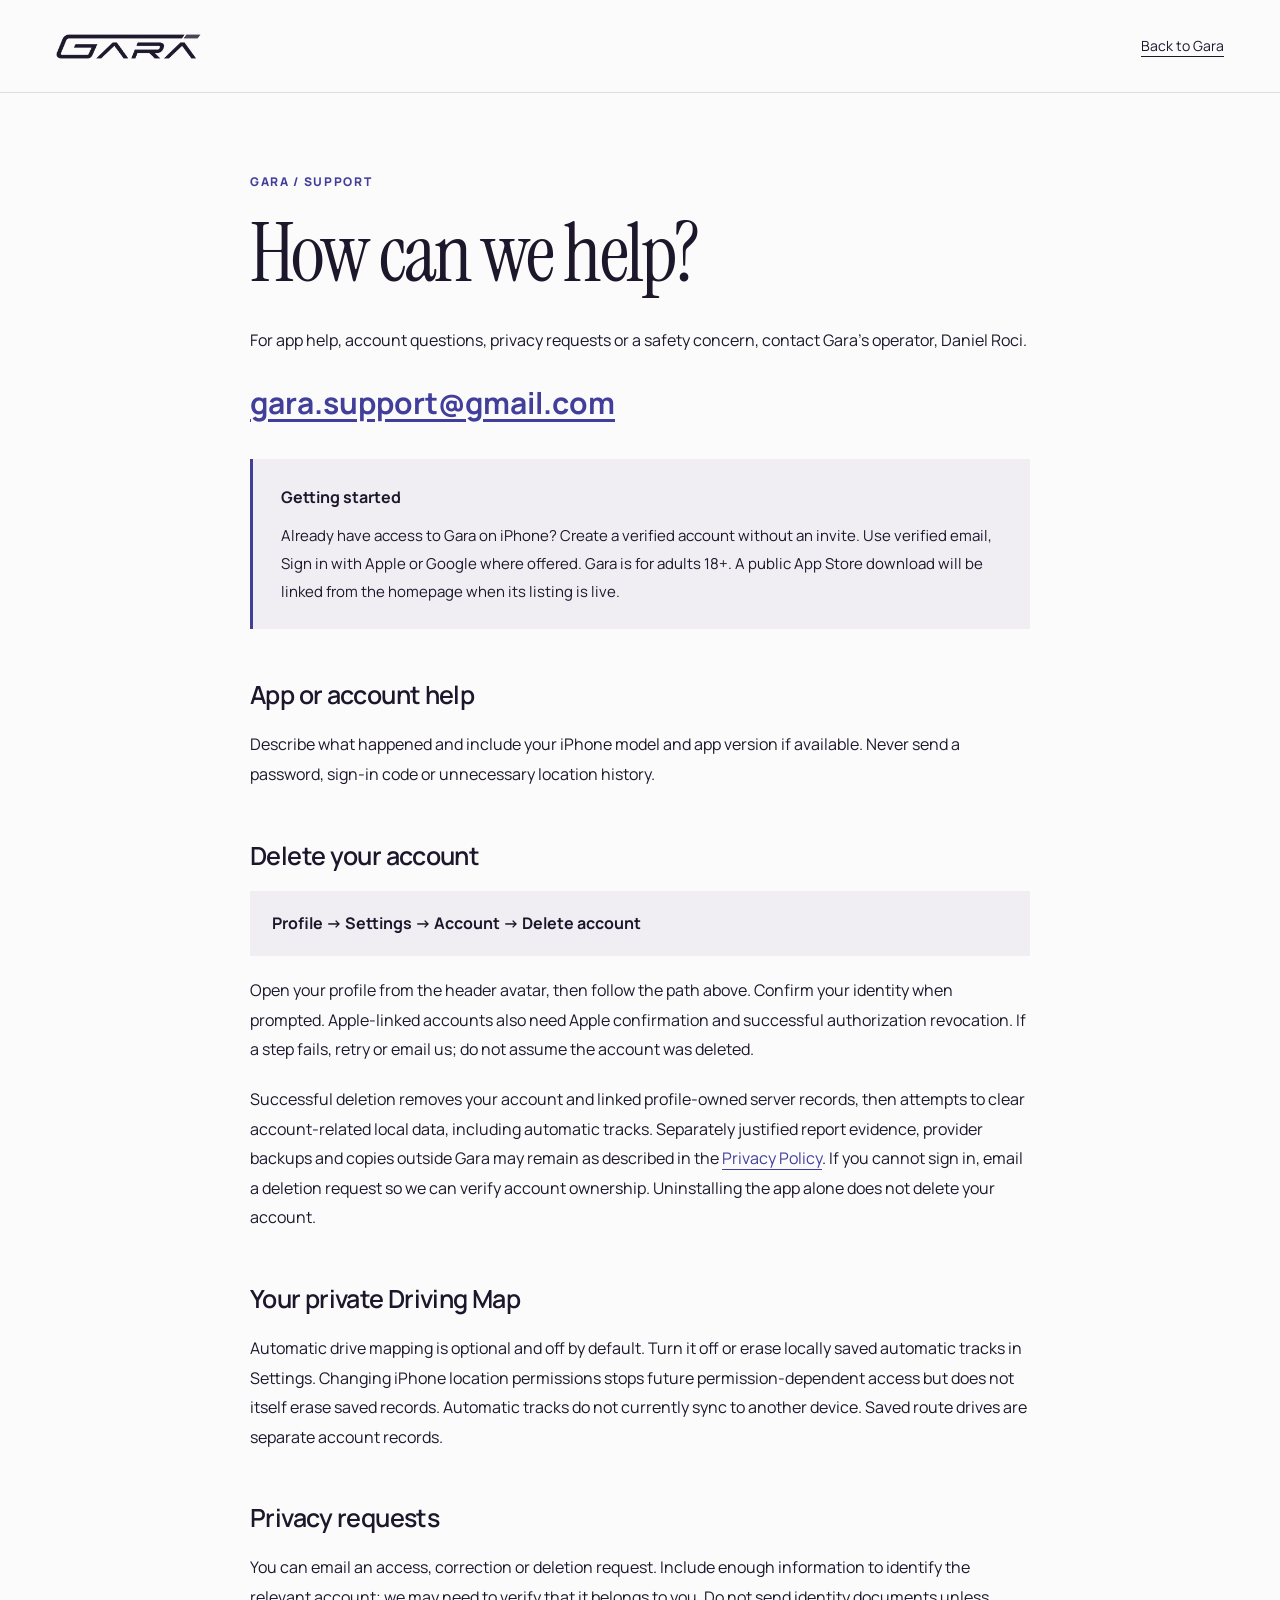
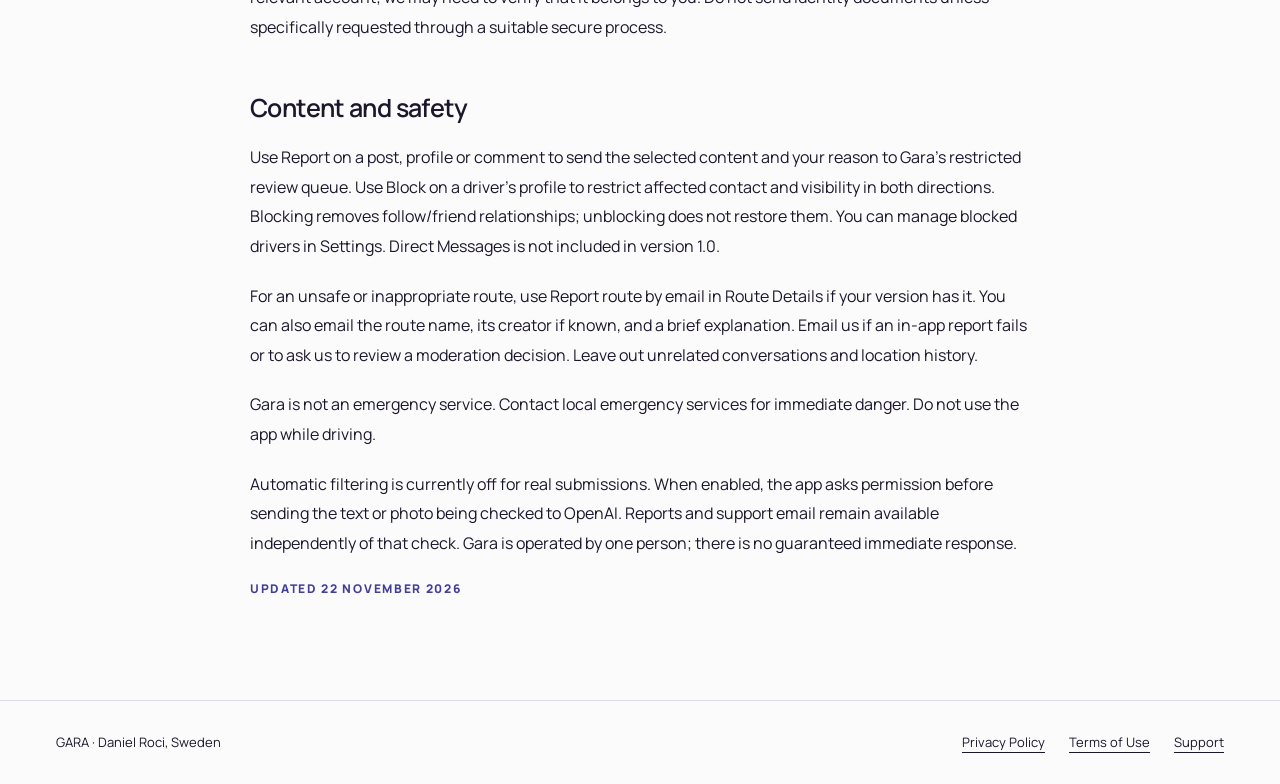
<file: website/support.html>
<!doctype html>
<html lang="en">
<head>
  <meta charset="utf-8" />
  <meta name="viewport" content="width=device-width, initial-scale=1" />
  <meta name="description" content="Contact Gara support for account, privacy, safety and app help." />
  <title>Gara — Support</title>
  <link rel="canonical" href="https://drivegara.com/support.html" />
  <link rel="stylesheet" href="./launch.css?v=20261122-app" />
</head>
<body class="legal-page">
<a class="skip-link" href="#main">Skip to content</a>
<header class="legal-header"><div class="legal-header-inner"><a class="wordmark" href="./index.html" aria-label="Gara home"><span></span></a><a class="back" href="./index.html">Back to Gara</a></div></header>
<main id="main" class="legal-main">
  <p class="eyebrow">Gara / Support</p>
  <h1>How can we help?</h1>
  <p>For app help, account questions, privacy requests or a safety concern, contact Gara’s operator, Daniel Roci.</p>
  <p><a class="contact" href="mailto:gara.support@gmail.com">gara.support@gmail.com</a></p>
  <div class="notice"><strong>Getting started</strong><p>Already have access to Gara on iPhone? Create a verified account without an invite. Use verified email, Sign in with Apple or Google where offered. Gara is for adults 18+. A public App Store download will be linked from the homepage when its listing is live.</p></div>
  <h2>App or account help</h2>
  <p>Describe what happened and include your iPhone model and app version if available. Never send a password, sign-in code or unnecessary location history.</p>
  <h2>Delete your account</h2>
  <p class="deletion-path">Profile → Settings → Account → Delete account</p>
  <p>Open your profile from the header avatar, then follow the path above. Confirm your identity when prompted. Apple-linked accounts also need Apple confirmation and successful authorization revocation. If a step fails, retry or email us; do not assume the account was deleted.</p>
  <p>Successful deletion removes your account and linked profile-owned server records, then attempts to clear account-related local data, including automatic tracks. Separately justified report evidence, provider backups and copies outside Gara may remain as described in the <a href="./privacy.html#deletion">Privacy Policy</a>. If you cannot sign in, email a deletion request so we can verify account ownership. Uninstalling the app alone does not delete your account.</p>
  <h2>Your private Driving Map</h2>
  <p>Automatic drive mapping is optional and off by default. Turn it off or erase locally saved automatic tracks in Settings. Changing iPhone location permissions stops future permission-dependent access but does not itself erase saved records. Automatic tracks do not currently sync to another device. Saved route drives are separate account records.</p>
  <h2>Privacy requests</h2>
  <p>You can email an access, correction or deletion request. Include enough information to identify the relevant account; we may need to verify that it belongs to you. Do not send identity documents unless specifically requested through a suitable secure process.</p>
  <h2>Content and safety</h2>
  <p>Use Report on a post, profile or comment to send the selected content and your reason to Gara’s restricted review queue. Use Block on a driver’s profile to restrict affected contact and visibility in both directions. Blocking removes follow/friend relationships; unblocking does not restore them. You can manage blocked drivers in Settings. Direct Messages is not included in version 1.0.</p>
  <p>For an unsafe or inappropriate route, use Report route by email in Route Details if your version has it. You can also email the route name, its creator if known, and a brief explanation. Email us if an in-app report fails or to ask us to review a moderation decision. Leave out unrelated conversations and location history.</p>
  <p>Gara is not an emergency service. Contact local emergency services for immediate danger. Do not use the app while driving.</p>
  <p>Automatic filtering is currently off for real submissions. When enabled, the app asks permission before sending the text or photo being checked to OpenAI. Reports and support email remain available independently of that check. Gara is operated by one person; there is no guaranteed immediate response.</p>
  <p class="eyebrow">Updated 22 November 2026</p>
</main>
<footer class="legal-footer"><div class="legal-footer-inner"><span>GARA · Daniel Roci, Sweden</span><nav class="legal-links" aria-label="Legal and support"><a href="./privacy.html">Privacy Policy</a><a href="./terms.html">Terms of Use</a><a href="./support.html">Support</a></nav></div></footer>
</body></html>
</file>
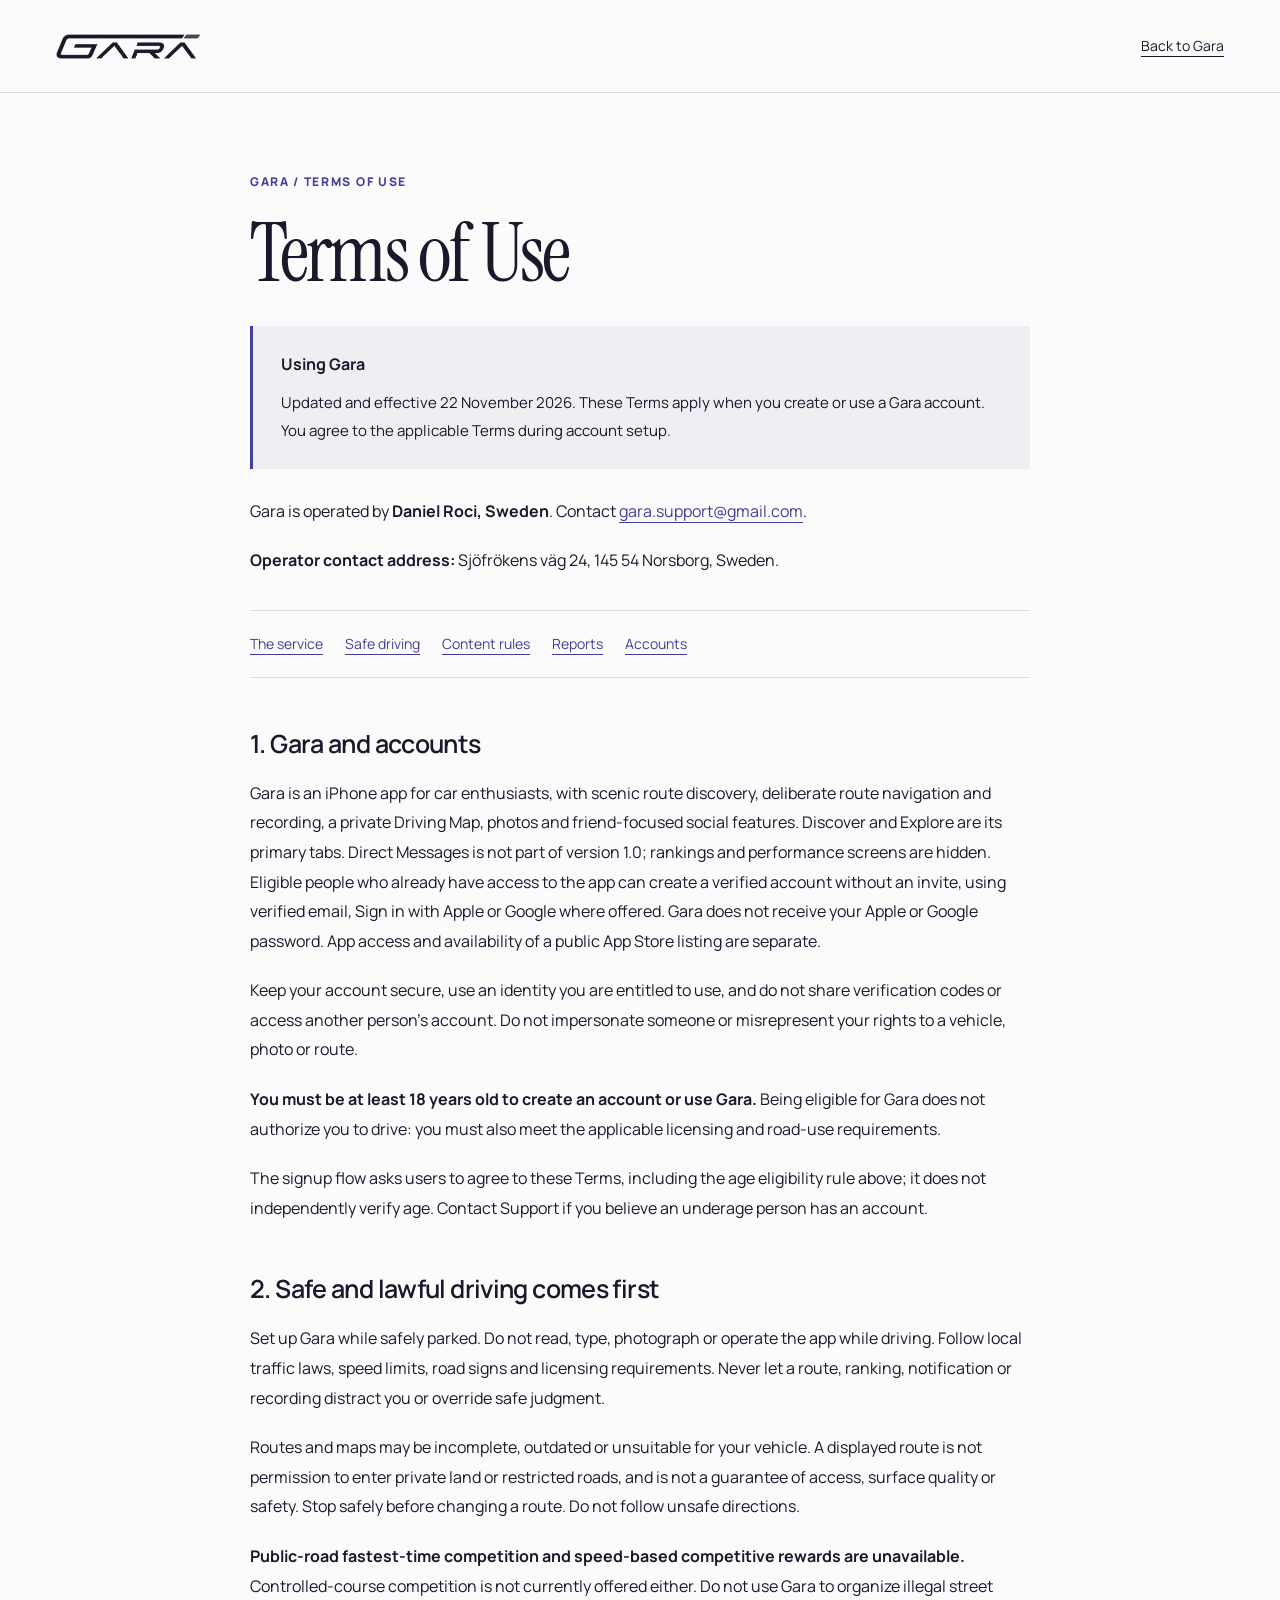
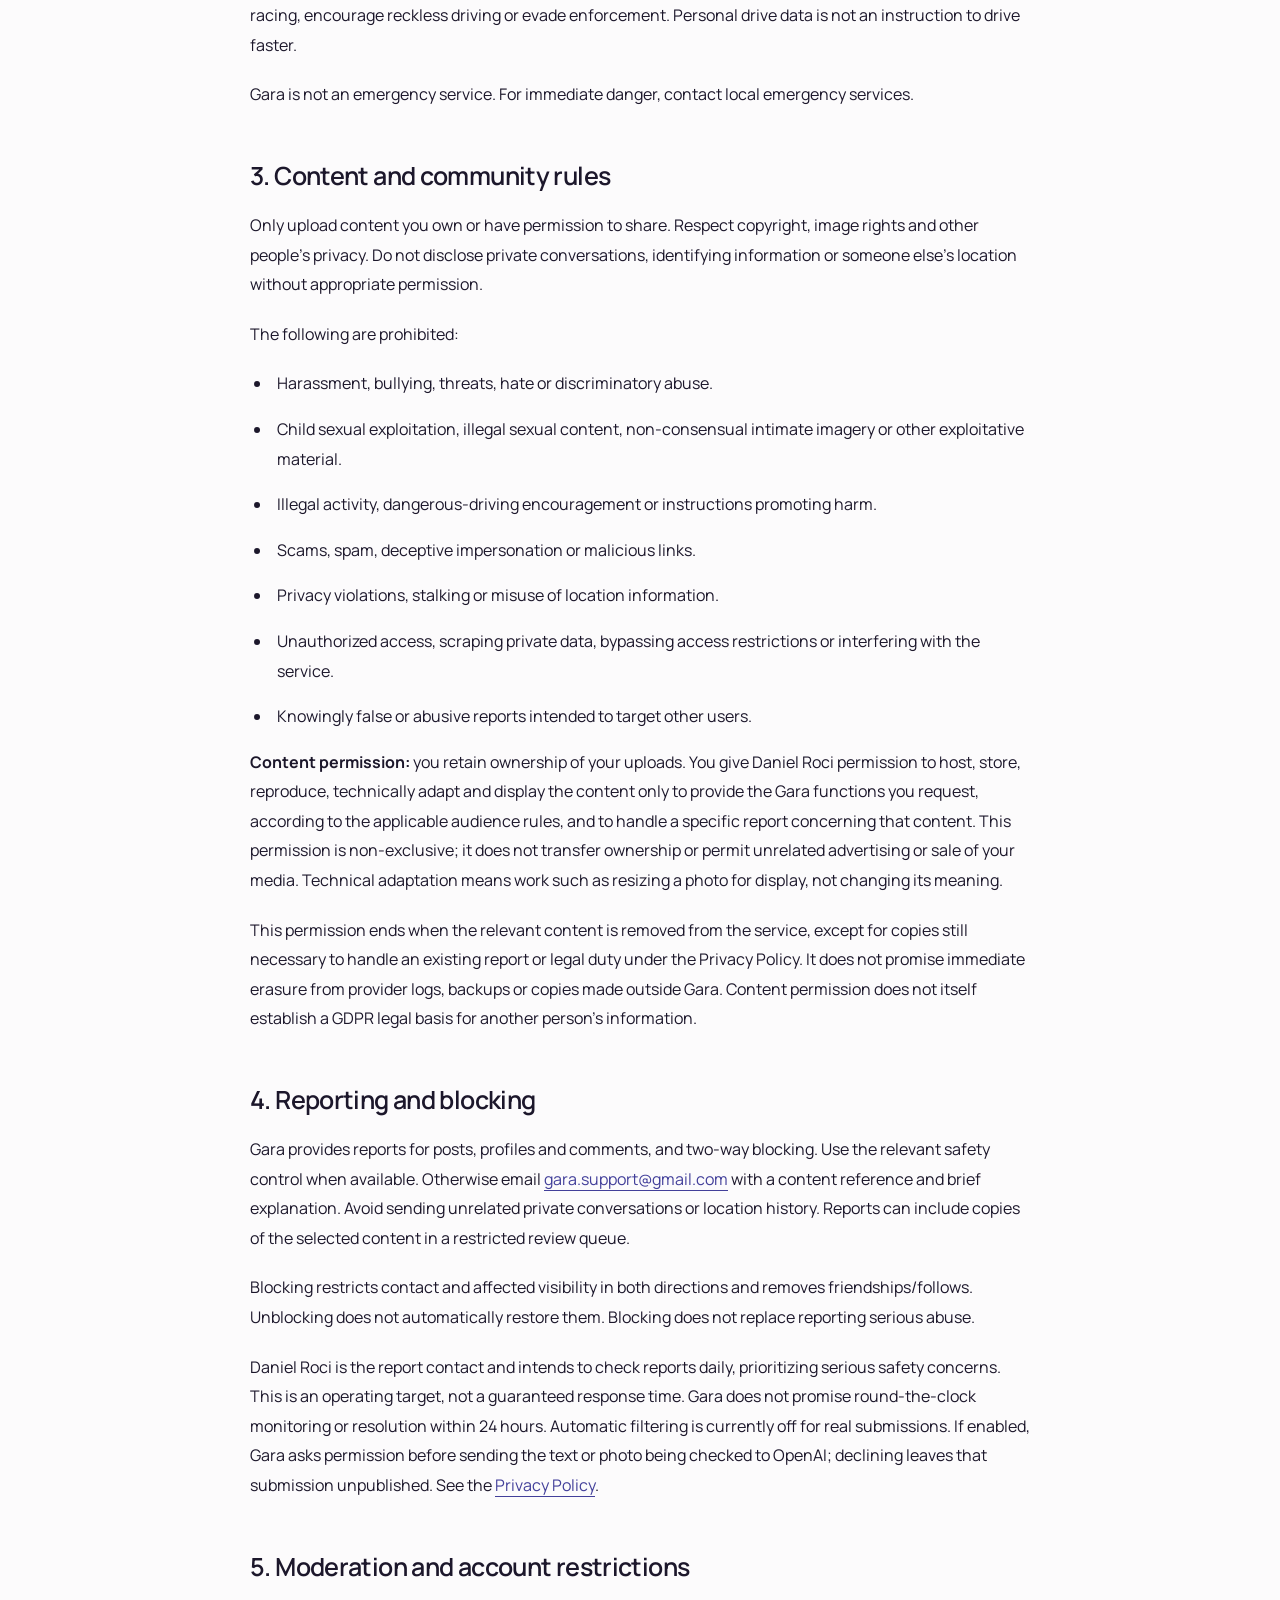
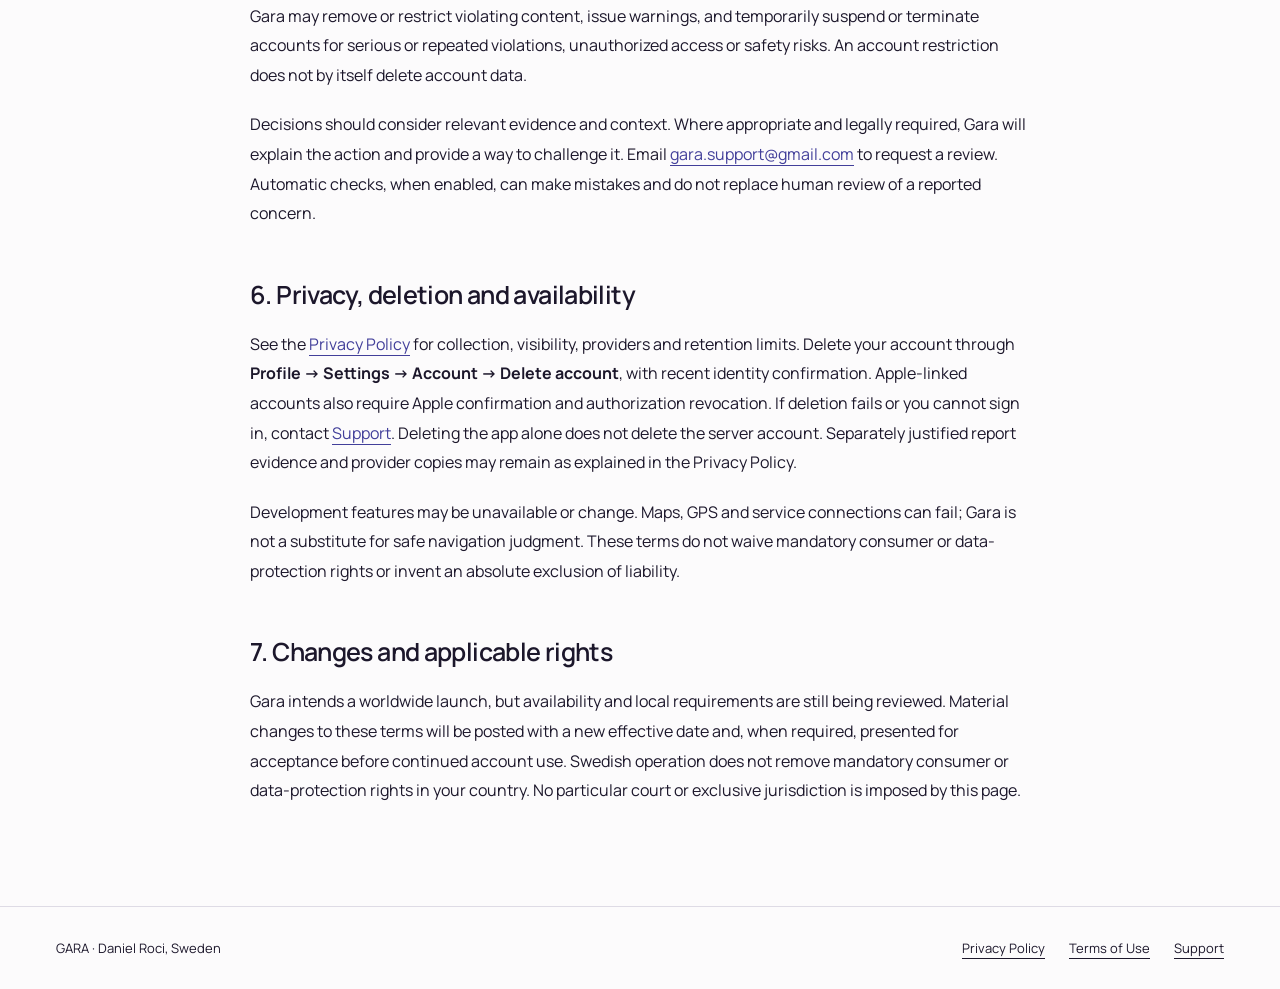
<file: website/terms.html>
<!doctype html>
<html lang="en"><head>
<meta charset="utf-8" /><meta name="viewport" content="width=device-width, initial-scale=1" />
<meta name="description" content="Gara Terms of Use: safe driving, account eligibility, community rules and reporting." />
<link rel="canonical" href="https://drivegara.com/terms.html" />
<title>Gara — Terms of Use</title><link rel="stylesheet" href="./launch.css?v=20261122-app" />
</head><body class="legal-page">
<a class="skip-link" href="#main">Skip to content</a>
<header class="legal-header"><div class="legal-header-inner"><a class="wordmark" href="./index.html" aria-label="Gara home"><span></span></a><a class="back" href="./index.html">Back to Gara</a></div></header>
<main id="main" class="legal-main"><p class="eyebrow">Gara / Terms of Use</p><h1>Terms of Use</h1>
<div class="notice"><strong>Using Gara</strong><p>Updated and effective 22 November 2026. These Terms apply when you create or use a Gara account. You agree to the applicable Terms during account setup.</p></div>
<p>Gara is operated by <strong>Daniel Roci, Sweden</strong>. Contact <a href="mailto:gara.support@gmail.com">gara.support@gmail.com</a>.</p>
<p><strong>Operator contact address:</strong> Sjöfrökens väg 24, 145 54 Norsborg, Sweden.</p>
<nav class="legal-toc" aria-label="On this page"><a href="#service">The service</a><a href="#safety">Safe driving</a><a href="#content">Content rules</a><a href="#reports">Reports</a><a href="#accounts">Accounts</a></nav>
<h2 id="service">1. Gara and accounts</h2>
<p>Gara is an iPhone app for car enthusiasts, with scenic route discovery, deliberate route navigation and recording, a private Driving Map, photos and friend-focused social features. Discover and Explore are its primary tabs. Direct Messages is not part of version 1.0; rankings and performance screens are hidden. Eligible people who already have access to the app can create a verified account without an invite, using verified email, Sign in with Apple or Google where offered. Gara does not receive your Apple or Google password. App access and availability of a public App Store listing are separate.</p>
<p>Keep your account secure, use an identity you are entitled to use, and do not share verification codes or access another person’s account. Do not impersonate someone or misrepresent your rights to a vehicle, photo or route.</p>
<p><strong>You must be at least 18 years old to create an account or use Gara.</strong> Being eligible for Gara does not authorize you to drive: you must also meet the applicable licensing and road-use requirements.</p>
<p>The signup flow asks users to agree to these Terms, including the age eligibility rule above; it does not independently verify age. Contact Support if you believe an underage person has an account.</p>
<h2 id="safety">2. Safe and lawful driving comes first</h2>
<p>Set up Gara while safely parked. Do not read, type, photograph or operate the app while driving. Follow local traffic laws, speed limits, road signs and licensing requirements. Never let a route, ranking, notification or recording distract you or override safe judgment.</p>
<p>Routes and maps may be incomplete, outdated or unsuitable for your vehicle. A displayed route is not permission to enter private land or restricted roads, and is not a guarantee of access, surface quality or safety. Stop safely before changing a route. Do not follow unsafe directions.</p>
<p><strong>Public-road fastest-time competition and speed-based competitive rewards are unavailable.</strong> Controlled-course competition is not currently offered either. Do not use Gara to organize illegal street racing, encourage reckless driving or evade enforcement. Personal drive data is not an instruction to drive faster.</p>
<p>Gara is not an emergency service. For immediate danger, contact local emergency services.</p>
<h2 id="content">3. Content and community rules</h2>
<p>Only upload content you own or have permission to share. Respect copyright, image rights and other people’s privacy. Do not disclose private conversations, identifying information or someone else’s location without appropriate permission.</p>
<p>The following are prohibited:</p>
<ul><li>Harassment, bullying, threats, hate or discriminatory abuse.</li><li>Child sexual exploitation, illegal sexual content, non-consensual intimate imagery or other exploitative material.</li><li>Illegal activity, dangerous-driving encouragement or instructions promoting harm.</li><li>Scams, spam, deceptive impersonation or malicious links.</li><li>Privacy violations, stalking or misuse of location information.</li><li>Unauthorized access, scraping private data, bypassing access restrictions or interfering with the service.</li><li>Knowingly false or abusive reports intended to target other users.</li></ul>
<p><strong>Content permission:</strong> you retain ownership of your uploads. You give Daniel Roci permission to host, store, reproduce, technically adapt and display the content only to provide the Gara functions you request, according to the applicable audience rules, and to handle a specific report concerning that content. This permission is non-exclusive; it does not transfer ownership or permit unrelated advertising or sale of your media. Technical adaptation means work such as resizing a photo for display, not changing its meaning.</p>
<p>This permission ends when the relevant content is removed from the service, except for copies still necessary to handle an existing report or legal duty under the Privacy Policy. It does not promise immediate erasure from provider logs, backups or copies made outside Gara. Content permission does not itself establish a GDPR legal basis for another person’s information.</p>
<h2 id="reports">4. Reporting and blocking</h2>
<p>Gara provides reports for posts, profiles and comments, and two-way blocking. Use the relevant safety control when available. Otherwise email <a href="mailto:gara.support@gmail.com">gara.support@gmail.com</a> with a content reference and brief explanation. Avoid sending unrelated private conversations or location history. Reports can include copies of the selected content in a restricted review queue.</p>
<p>Blocking restricts contact and affected visibility in both directions and removes friendships/follows. Unblocking does not automatically restore them. Blocking does not replace reporting serious abuse.</p>
<p>Daniel Roci is the report contact and intends to check reports daily, prioritizing serious safety concerns. This is an operating target, not a guaranteed response time. Gara does not promise round-the-clock monitoring or resolution within 24 hours. Automatic filtering is currently off for real submissions. If enabled, Gara asks permission before sending the text or photo being checked to OpenAI; declining leaves that submission unpublished. See the <a href="./privacy.html#providers">Privacy Policy</a>.</p>
<h2 id="accounts">5. Moderation and account restrictions</h2>
<p>Gara may remove or restrict violating content, issue warnings, and temporarily suspend or terminate accounts for serious or repeated violations, unauthorized access or safety risks. An account restriction does not by itself delete account data.</p>
<p>Decisions should consider relevant evidence and context. Where appropriate and legally required, Gara will explain the action and provide a way to challenge it. Email <a href="mailto:gara.support@gmail.com">gara.support@gmail.com</a> to request a review. Automatic checks, when enabled, can make mistakes and do not replace human review of a reported concern.</p>
<h2>6. Privacy, deletion and availability</h2>
<p>See the <a href="./privacy.html">Privacy Policy</a> for collection, visibility, providers and retention limits. Delete your account through <strong>Profile → Settings → Account → Delete account</strong>, with recent identity confirmation. Apple-linked accounts also require Apple confirmation and authorization revocation. If deletion fails or you cannot sign in, contact <a href="./support.html">Support</a>. Deleting the app alone does not delete the server account. Separately justified report evidence and provider copies may remain as explained in the Privacy Policy.</p>
<p>Development features may be unavailable or change. Maps, GPS and service connections can fail; Gara is not a substitute for safe navigation judgment. These terms do not waive mandatory consumer or data-protection rights or invent an absolute exclusion of liability.</p>
<h2>7. Changes and applicable rights</h2>
<p>Gara intends a worldwide launch, but availability and local requirements are still being reviewed. Material changes to these terms will be posted with a new effective date and, when required, presented for acceptance before continued account use. Swedish operation does not remove mandatory consumer or data-protection rights in your country. No particular court or exclusive jurisdiction is imposed by this page.</p>
</main><footer class="legal-footer"><div class="legal-footer-inner"><span>GARA · Daniel Roci, Sweden</span><nav class="legal-links" aria-label="Legal and support"><a href="./privacy.html">Privacy Policy</a><a href="./terms.html">Terms of Use</a><a href="./support.html">Support</a></nav></div></footer></body></html>
</file>
<file: website/launch.css>
@import url('https://fonts.googleapis.com/css2?family=Instrument+Serif:ital@0;1&family=Manrope:wght@400;500;600;700;800&display=swap');
:root{--paper:#fcfbfc;--ink:#1c172b;--violet:#423f9a;--muted:#625c6c;--line:#dedbe5;--soft:#efedf5;--serif:'Instrument Serif',Georgia,serif;--sans:Manrope,-apple-system,BlinkMacSystemFont,'Segoe UI',sans-serif}*{box-sizing:border-box}html{scroll-behavior:smooth;scroll-padding-top:100px}body{margin:0;background:var(--paper);color:var(--ink);font:16px/1.7 var(--sans)}a{color:inherit;text-underline-offset:5px}button{font:inherit}img{max-width:100%;display:block}button,a,summary{-webkit-tap-highlight-color:transparent}a:focus-visible,button:focus-visible,summary:focus-visible{outline:3px solid var(--violet);outline-offset:6px}button{cursor:pointer}p{margin:0 0 1.3em}h1,h2,h3{margin:0;font-weight:400}h1,h2{font-family:var(--serif);line-height:.98;letter-spacing:-.035em}h1{font-size:clamp(68px,7.7vw,118px)}h2{font-size:clamp(58px,6.3vw,92px)}em{font-weight:400;color:var(--violet)}h3{font:700 17px var(--sans)}.shell{width:min(1280px,calc(100% - 112px));margin-inline:auto}.section{padding-block:120px}.eyebrow{text-transform:uppercase;font-size:12px;letter-spacing:.14em;font-weight:800;margin-bottom:30px}.small{font-size:13px;line-height:1.7;color:var(--muted)}.lede{font-size:22px;line-height:1.5;margin-top:32px}.skip-link{position:fixed;top:-100px;left:16px;z-index:99;padding:12px;background:var(--ink);color:white}.skip-link:focus{top:12px}.site-header{background:rgba(252,251,252,.96);border-bottom:1px solid var(--line);position:sticky;top:0;z-index:20}.header-row{height:92px;display:flex;align-items:center;justify-content:space-between;gap:28px}.wordmark{position:relative;display:block;width:145px;height:27px;flex-shrink:0}.wordmark:before,.wordmark span{content:'';position:absolute;inset:0;mask:center/contain no-repeat url('./assets/launch/wordmark-letters.png');background:var(--ink)}.wordmark span{mask-image:url('./assets/launch/wordmark-accent.png');background:var(--ink)}.header-row nav{display:flex;gap:34px;margin-left:auto;margin-right:48px}.header-row a{text-decoration:none;font-size:14px;font-weight:700}.header-link{padding:11px 22px;border:1px solid var(--ink);border-radius:2px}.hero{display:grid;grid-template-columns:1fr 1fr;gap:32px;padding-top:70px;padding-bottom:84px;align-items:center}.hero-copy{position:relative;z-index:2;padding:20px 0}.hero .eyebrow{margin-bottom:26px}.hero h1{white-space:nowrap}.hero-lede{max-width:450px;font-size:17px;margin-top:30px}.actions{display:flex;gap:28px;align-items:center;margin-top:32px}.button{display:inline-flex;align-items:center;justify-content:center;min-height:52px;padding:13px 25px;background:var(--violet);color:white;text-decoration:none;font-size:14px;font-weight:700;border:0;border-radius:3px}.plain-link{font-size:14px;font-weight:700}.access-note{max-width:385px;font-size:13px;line-height:1.65;color:var(--muted);margin-top:24px;margin-bottom:0}.hero-art{position:relative;min-height:635px;padding:0 0 36px 42px}.hero-landscape{margin:0;height:580px;overflow:hidden}.hero-landscape>img{width:100%;height:100%;object-fit:cover}.hero-landscape figcaption{position:absolute;top:30px;left:70px;color:white;font-family:var(--serif);font-style:italic;font-size:28px}.phone{position:relative;display:block;padding:6px;border:1px solid #77747e;border-radius:40px;background:#17141d;box-shadow:0 25px 50px #1c172b29;overflow:hidden;transition:transform .3s}.phone>img{width:100%;height:auto;border-radius:34px}.phone:hover{transform:translateY(-5px)}.hero-phone{position:absolute;right:-12px;bottom:16px;width:245px}.enlarge{position:absolute;bottom:27px;left:50%;transform:translateX(-50%);white-space:nowrap;background:#fcfbfcf0;color:var(--ink);border:1px solid #ddd8e5;font:700 11px var(--sans);padding:7px 12px;border-radius:20px;opacity:0;transition:opacity .2s}.phone:hover .enlarge,.phone:focus-visible .enlarge{opacity:1}.photo-label{position:absolute;left:42px;bottom:0;font-size:11px;letter-spacing:.08em;text-transform:uppercase}.editorial-line{border-top:1px solid var(--line);border-bottom:1px solid var(--line);padding-block:34px;display:flex;justify-content:space-between;gap:30px}.editorial-line p:first-child{font:32px/1.2 var(--serif)}.editorial-line p{margin:0}.editorial-line span{color:var(--violet)}.editorial-line p:last-child{font-size:14px;color:var(--muted);align-self:center}.discover-grid,.explore-grid,.map-grid{display:grid;grid-template-columns:1fr 1fr;gap:100px;align-items:center}.feature-copy{max-width:480px}.feature-copy>p:not(.eyebrow):not(.lede):not(.small){color:var(--muted)}.detail-rule{border-top:1px solid var(--line);margin-top:32px;padding-top:25px;font-size:14px}.detail-rule p{color:var(--muted);margin-top:6px}.discover-art{position:relative;height:680px}.photo-crop{position:absolute;left:0;top:65px;width:65%;height:485px;overflow:hidden}.photo-crop img{width:100%;height:100%;object-fit:cover}.discover-phone{position:absolute;width:270px;right:0;top:0}.discover-art .photo-label{left:0;bottom:25px}.explore-section{background:var(--soft)}.explore-stage{position:relative;min-height:650px;display:flex;align-items:center;justify-content:center;background:linear-gradient(135deg,#e0dfed,#f8f7fb);border:1px solid #d9d5e6}.explore-phone{width:270px}.stage-label{position:absolute;left:24px;bottom:16px;font-size:12px;color:var(--muted)}.route-types{display:grid;grid-template-columns:1fr 1fr;gap:25px;border-block:1px solid #d7d3e2;padding-block:24px;margin-block:28px}.route-types p{font-size:14px;margin:8px 0 0;color:var(--muted)}.map-section{background:#1c172b;color:#fcfbfc}.map-section em{color:#c7c1ff}.map-section .feature-copy>p:not(.eyebrow):not(.lede),.map-section .small{color:#bdb7ca}.map-facts{margin:32px 0}.map-facts p{border-top:1px solid #ffffff26;padding-top:20px;font-size:14px}.map-facts span{display:block;color:#bdb7ca;margin-top:5px}.map-art{display:flex;align-items:center;flex-direction:column;gap:28px}.map-phone{width:285px}.map-art .small{text-align:center;max-width:350px;margin:0}.road-pause{position:relative;height:620px;color:white;display:flex;align-items:center}.road-pause>img{position:absolute;inset:0;width:100%;height:100%;object-fit:cover}.road-pause:after{content:'';position:absolute;inset:0;background:linear-gradient(90deg,#0b2016ba,#0b201620)}.road-pause>.shell{position:relative;z-index:1}.road-pause em{color:#fcfbfc}.road-pause h2{font-size:94px;margin-bottom:28px}.road-pause p:last-child{font-size:18px}.questions{display:grid;grid-template-columns:1fr 1.3fr;gap:100px}.faq details{border-top:1px solid var(--line)}.faq details:last-child{border-bottom:1px solid var(--line)}.faq summary{list-style:none;cursor:pointer;font-weight:700;padding:24px 34px 24px 0;position:relative}.faq summary:after{content:'+';position:absolute;right:0;font-size:22px;font-weight:400;top:18px}.faq details[open] summary:after{content:'−'}.faq summary::-webkit-details-marker{display:none}.faq details p{font-size:15px;color:var(--muted);padding-right:18px;margin-bottom:26px}.access-section{background:var(--soft);text-align:center}.access-inner{max-width:850px}.access-inner h2{font-size:100px}.access-inner>p:not(.eyebrow):not(.small){font-size:18px;margin-top:28px}.release-note{font-size:14px;border:1px solid #d2cddd;padding:15px 20px;display:inline-block;margin:8px 0 22px}.access-inner>.plain-link{display:block}.access-inner>.small{margin-top:24px;margin-bottom:0}.site-footer{padding:54px 0 28px}.footer-top{display:flex;gap:30px;align-items:center;justify-content:space-between;padding-bottom:34px}.footer-top p{font:26px var(--serif);margin:0}.footer-top>a:last-child{font-size:13px}.footer-bottom{border-top:1px solid var(--line);padding-top:24px;display:flex;justify-content:space-between;gap:24px;font-size:12px;color:var(--muted)}.footer-bottom nav{display:flex;gap:24px}.credits{margin-top:25px;font-size:11px;color:var(--muted)}.credits summary{cursor:pointer;padding-block:10px}.credits p{max-width:900px;margin-top:12px}.screen-dialog{width:min(90vw,560px);max-height:94dvh;border:1px solid var(--line);background:var(--paper);padding:20px;border-radius:8px;color:var(--ink)}.screen-dialog::backdrop{background:#110c21cc}.dialog-close{display:block;margin:0 0 16px auto;min-height:44px;padding:8px 16px;border:1px solid var(--line);background:white;color:var(--ink)}.screen-dialog img{width:340px;margin:auto;height:auto;border-radius:22px}.screen-dialog p{font-size:13px;margin:18px 0 0}.legal-header{border-bottom:1px solid var(--line)}.legal-header-inner{width:min(1280px,calc(100% - 112px));margin:auto;height:92px;display:flex;justify-content:space-between;align-items:center}.legal-header .back{font-size:14px}.legal-main{max-width:780px;width:calc(100% - 48px);margin:78px auto 100px;font-size:16px;line-height:1.85}.legal-main h1{font-size:82px;margin-bottom:32px}.legal-main h2{font:600 25px/1.4 var(--sans);letter-spacing:-.025em;margin:48px 0 18px;scroll-margin-top:30px}.legal-main p{margin-bottom:20px}.legal-main li{padding-left:5px;margin-bottom:16px}.legal-main ul{padding-left:22px}.legal-main a{color:var(--violet);overflow-wrap:anywhere}.notice{background:var(--soft);border-left:3px solid var(--violet);padding:24px 28px;margin:28px 0}.notice p{margin:10px 0 0;font-size:15px}.legal-toc{display:flex;flex-wrap:wrap;gap:8px 22px;border-block:1px solid var(--line);padding:20px 0;margin:34px 0;font-size:14px}.legal-footer{border-top:1px solid var(--line);padding:30px 0}.legal-footer-inner{width:min(1280px,calc(100% - 112px));margin:auto;display:flex;justify-content:space-between;gap:24px;font-size:13px}.legal-links{display:flex;flex-wrap:wrap;gap:24px}.contact{font-size:clamp(19px,4vw,30px);font-weight:700}.deletion-path{display:block;background:var(--soft);padding:18px 22px;font-weight:700}.legal-main .eyebrow{color:var(--violet)}
@media(min-width:1500px){.hero{gap:75px}.hero-art{min-height:690px}.hero-landscape{height:630px}.hero-phone{width:270px}}
@media(max-width:1050px){.shell{width:calc(100% - 64px)}.header-row nav{margin-right:15px;gap:22px}.hero-art{min-height:565px;padding-left:10px}.hero-landscape{height:510px}.hero-phone{width:210px;right:-8px}.hero-landscape figcaption{left:35px}.photo-label{left:10px}.hero h1{font-size:76px}.hero-lede{font-size:16px}.discover-grid,.explore-grid,.map-grid{gap:55px}.discover-phone{width:240px}.discover-art{height:605px}.photo-crop{height:430px}.explore-stage{min-height:600px}.explore-phone{width:245px}.questions{gap:55px}.legal-header-inner,.legal-footer-inner{width:calc(100% - 64px)}}
@media(max-width:700px){html{scroll-padding-top:85px}.shell{width:calc(100% - 40px)}.section{padding-block:76px}.header-row{height:74px;gap:12px}.wordmark{width:115px;height:23px}.header-row nav{margin:0 0 0 auto;gap:18px}.header-row nav a{font-size:12px}.header-row nav a:nth-child(2){display:none}.header-link{padding:9px 13px;font-size:12px!important}.hero{grid-template-columns:1fr;gap:38px;padding-top:40px;padding-bottom:46px}.hero-copy{padding:0}.hero .eyebrow{font-size:11px;margin-bottom:23px}.hero h1{font-size:clamp(63px,13.6vw,92px);white-space:normal}.hero-lede{font-size:16px;line-height:1.75;max-width:450px;margin-top:24px;margin-bottom:0}.actions{margin-top:25px;gap:22px}.button{padding:13px 19px;font-size:13px}.plain-link{font-size:13px}.access-note{font-size:12px;margin-top:18px;max-width:310px}.hero-art{min-height:510px;padding:0 35px 38px 0;max-width:510px;width:100%;margin:auto}.hero-landscape{height:450px}.hero-phone{width:210px;right:0;bottom:17px}.hero-landscape figcaption{top:22px;left:22px;font-size:26px}.hero-art .photo-label{left:0;bottom:0;font-size:10px}.editorial-line{padding-block:26px}.editorial-line p:first-child{font-size:29px}.editorial-line p:last-child{display:none}.discover-grid,.explore-grid,.map-grid{grid-template-columns:1fr;gap:42px}.eyebrow{font-size:11px;margin-bottom:23px}h2{font-size:64px}.lede{font-size:20px;margin-top:26px}.feature-copy{max-width:100%}.feature-copy>p{font-size:15px}.feature-copy>.lede{font-size:20px}.discover-art{height:605px;max-width:440px;width:100%;margin:auto}.discover-phone{width:250px;right:0}.photo-crop{top:65px;height:410px;width:63%}.discover-art .photo-label{bottom:15px;font-size:10px}.explore-stage{min-height:620px;grid-row:2}.explore-phone{width:250px}.explore-grid>.feature-copy{grid-row:1}.route-types{gap:20px}.map-grid{gap:32px}.map-phone{width:270px}.map-art .small{font-size:12px}.map-facts p{font-size:14px}.road-pause{height:490px}.road-pause h2{font-size:68px}.road-pause .eyebrow{font-size:11px}.road-pause p:last-child{font-size:16px}.questions{grid-template-columns:1fr;gap:32px}.faq summary{font-size:15px}.access-inner h2{font-size:76px}.access-inner>p:not(.eyebrow):not(.small){font-size:16px}.release-note{font-size:13px}.footer-top{flex-wrap:wrap;gap:23px}.footer-top p{font-size:23px}.footer-top>a:last-child{display:none}.footer-bottom{flex-direction:column;gap:16px}.footer-bottom nav{gap:23px;font-size:13px}.credits{font-size:11px}.phone{border-radius:36px}.phone>img{border-radius:30px}.legal-header-inner{width:calc(100% - 40px);height:74px}.legal-main{margin:48px auto 70px;width:calc(100% - 40px);font-size:16px;line-height:1.8}.legal-main h1{font-size:58px}.legal-main h2{font-size:23px;margin-top:38px}.notice{padding:20px}.legal-footer-inner{width:calc(100% - 40px);flex-direction:column}.legal-links{gap:22px}.screen-dialog{padding:14px}.screen-dialog img{max-width:100%;width:300px}}
@media(max-width:700px){.header-row nav a{padding-block:15px}.header-link{white-space:nowrap}.legal-links a{padding-block:10px}}
@media(max-width:360px){.header-row nav a:last-child{display:none}.hero h1{font-size:58px}.legal-main h1{font-size:52px}}
@media(prefers-reduced-motion:reduce){html{scroll-behavior:auto}.phone,.enlarge{transition:none}.phone:hover{transform:none}}

/* Match Gara Light, with a monochrome wordmark for the website. */
:root {
  --paper: #fcfbfc;
  --ink: #1c172b;
  --muted: #5a5464;
  --line: #dedbe5;
  --soft: #f0eef3;
  --accent: #423f9a;
  --accent-hover: #343277;
}
em, .editorial-line span, .legal-main .eyebrow { color: var(--accent); }
a:focus-visible, button:focus-visible, summary:focus-visible { outline-color: var(--accent); }
.button { background: var(--accent); color: var(--paper); border: 1px solid var(--accent); }
.button:hover, .button:active { background: var(--accent-hover); border-color: var(--accent-hover); }
.plain-link, .faq a, .legal-main a { color: var(--accent); }
.header-link:hover { background: var(--soft); }
.header-row nav a:hover { color: var(--accent); text-decoration: underline; }
.explore-stage { background: linear-gradient(145deg,#e9e6ef,#f9f8fb); border-color: var(--line); }
.route-types { border-color: var(--line); }
.road-pause em { color: var(--paper); }
.release-note { border-color: var(--line); }
.notice { border-left-color: var(--accent); }
</file>
